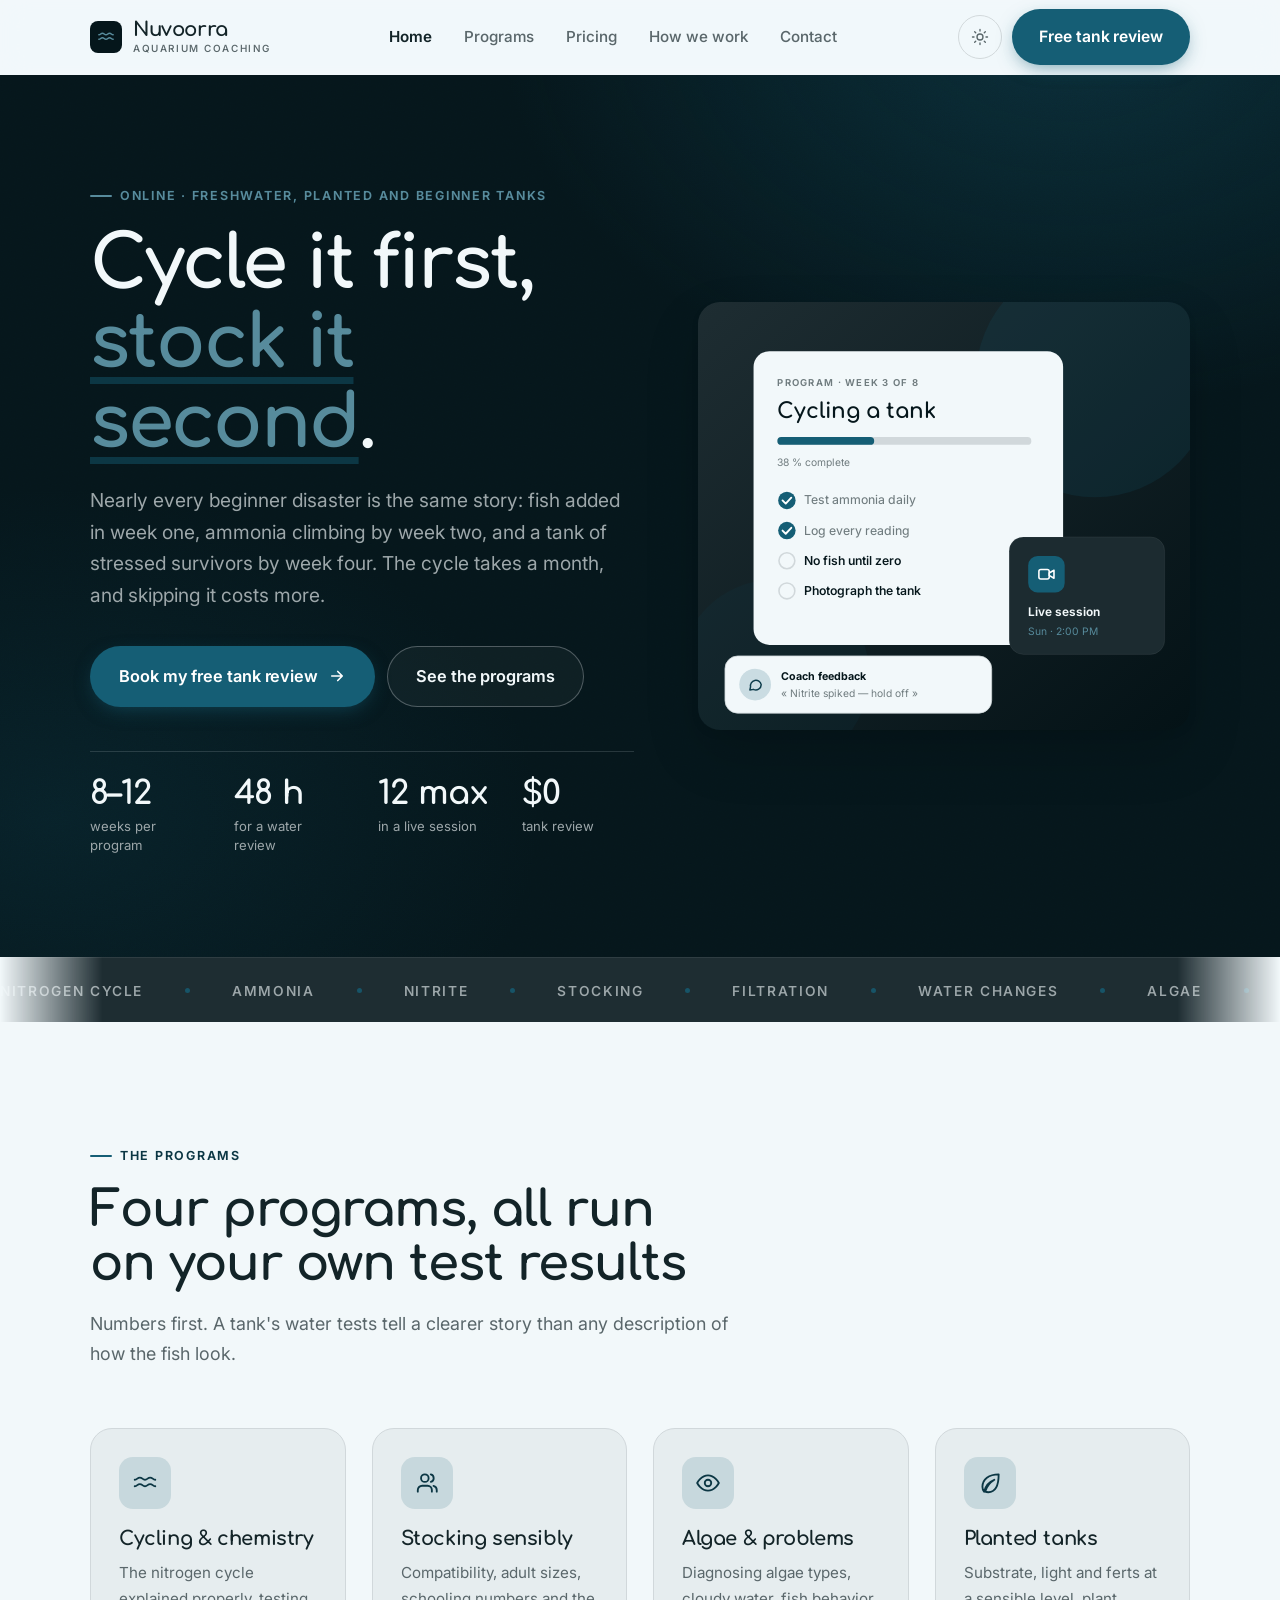
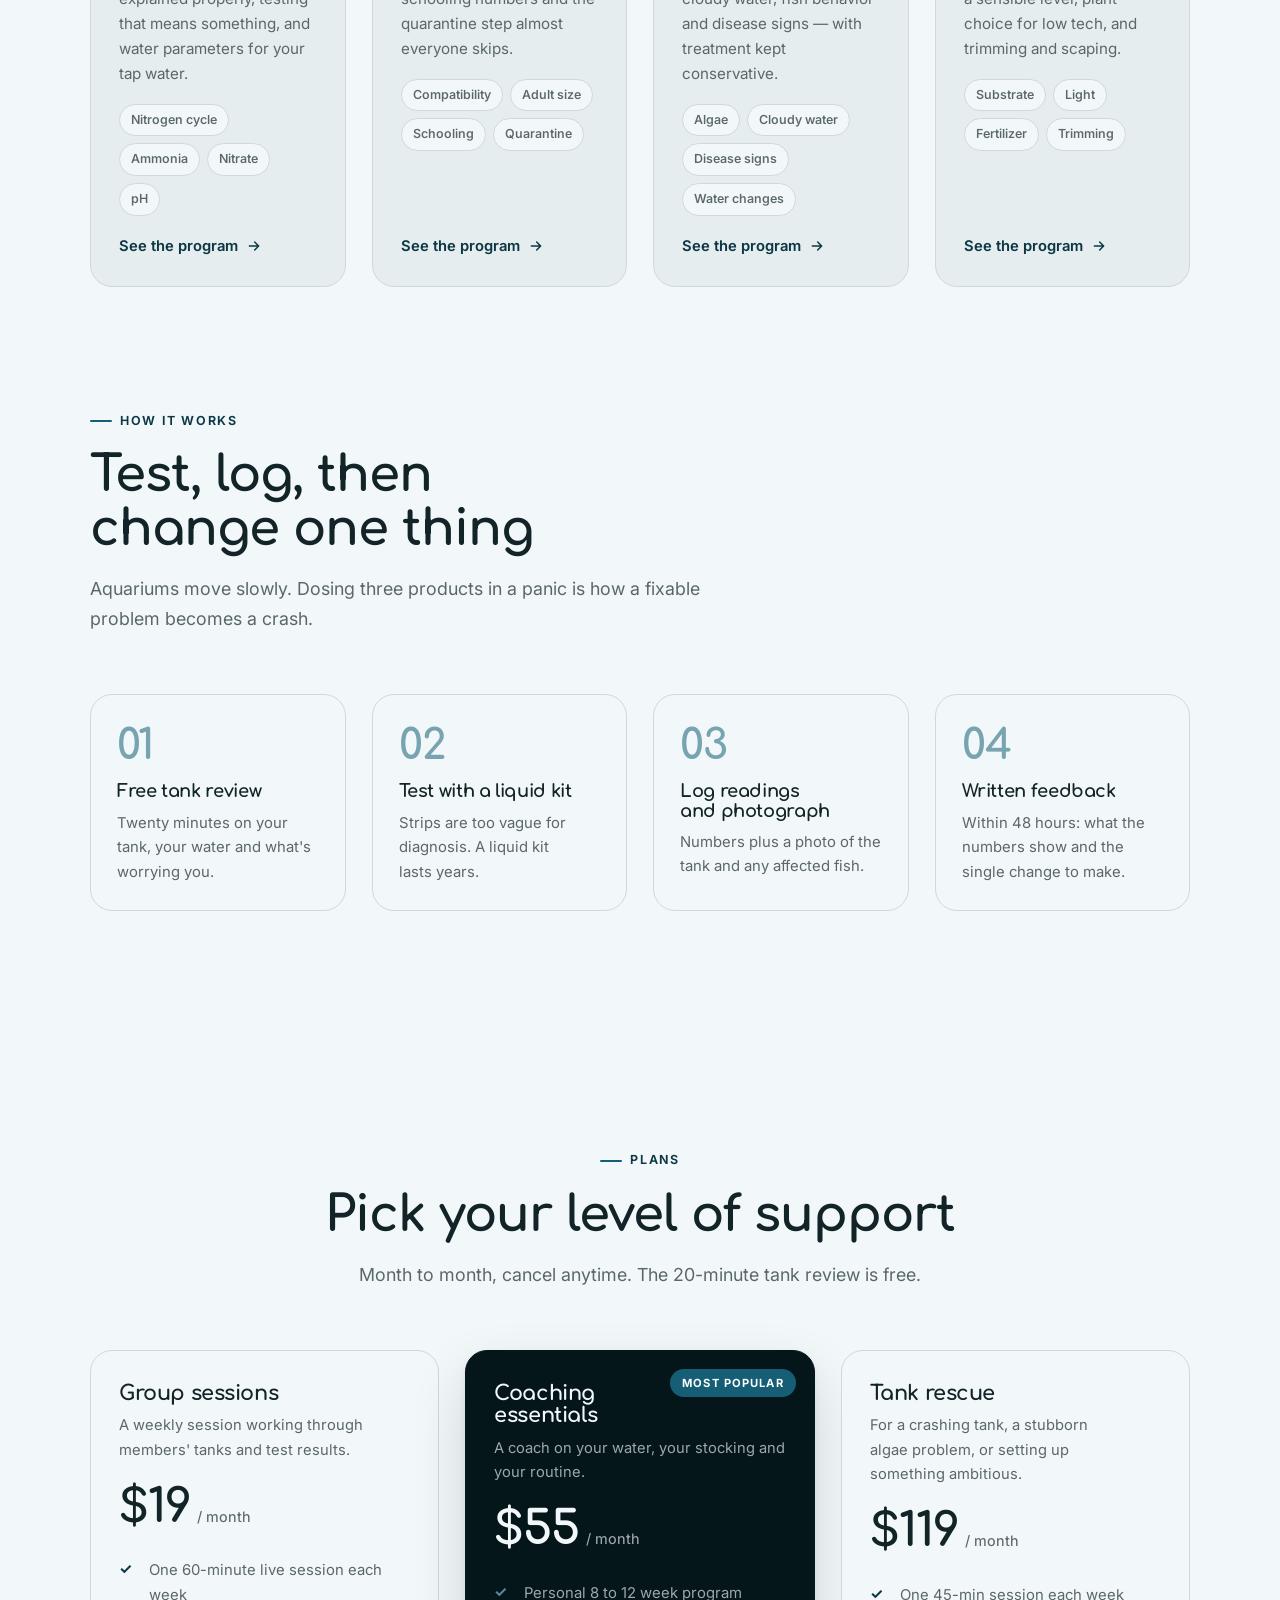
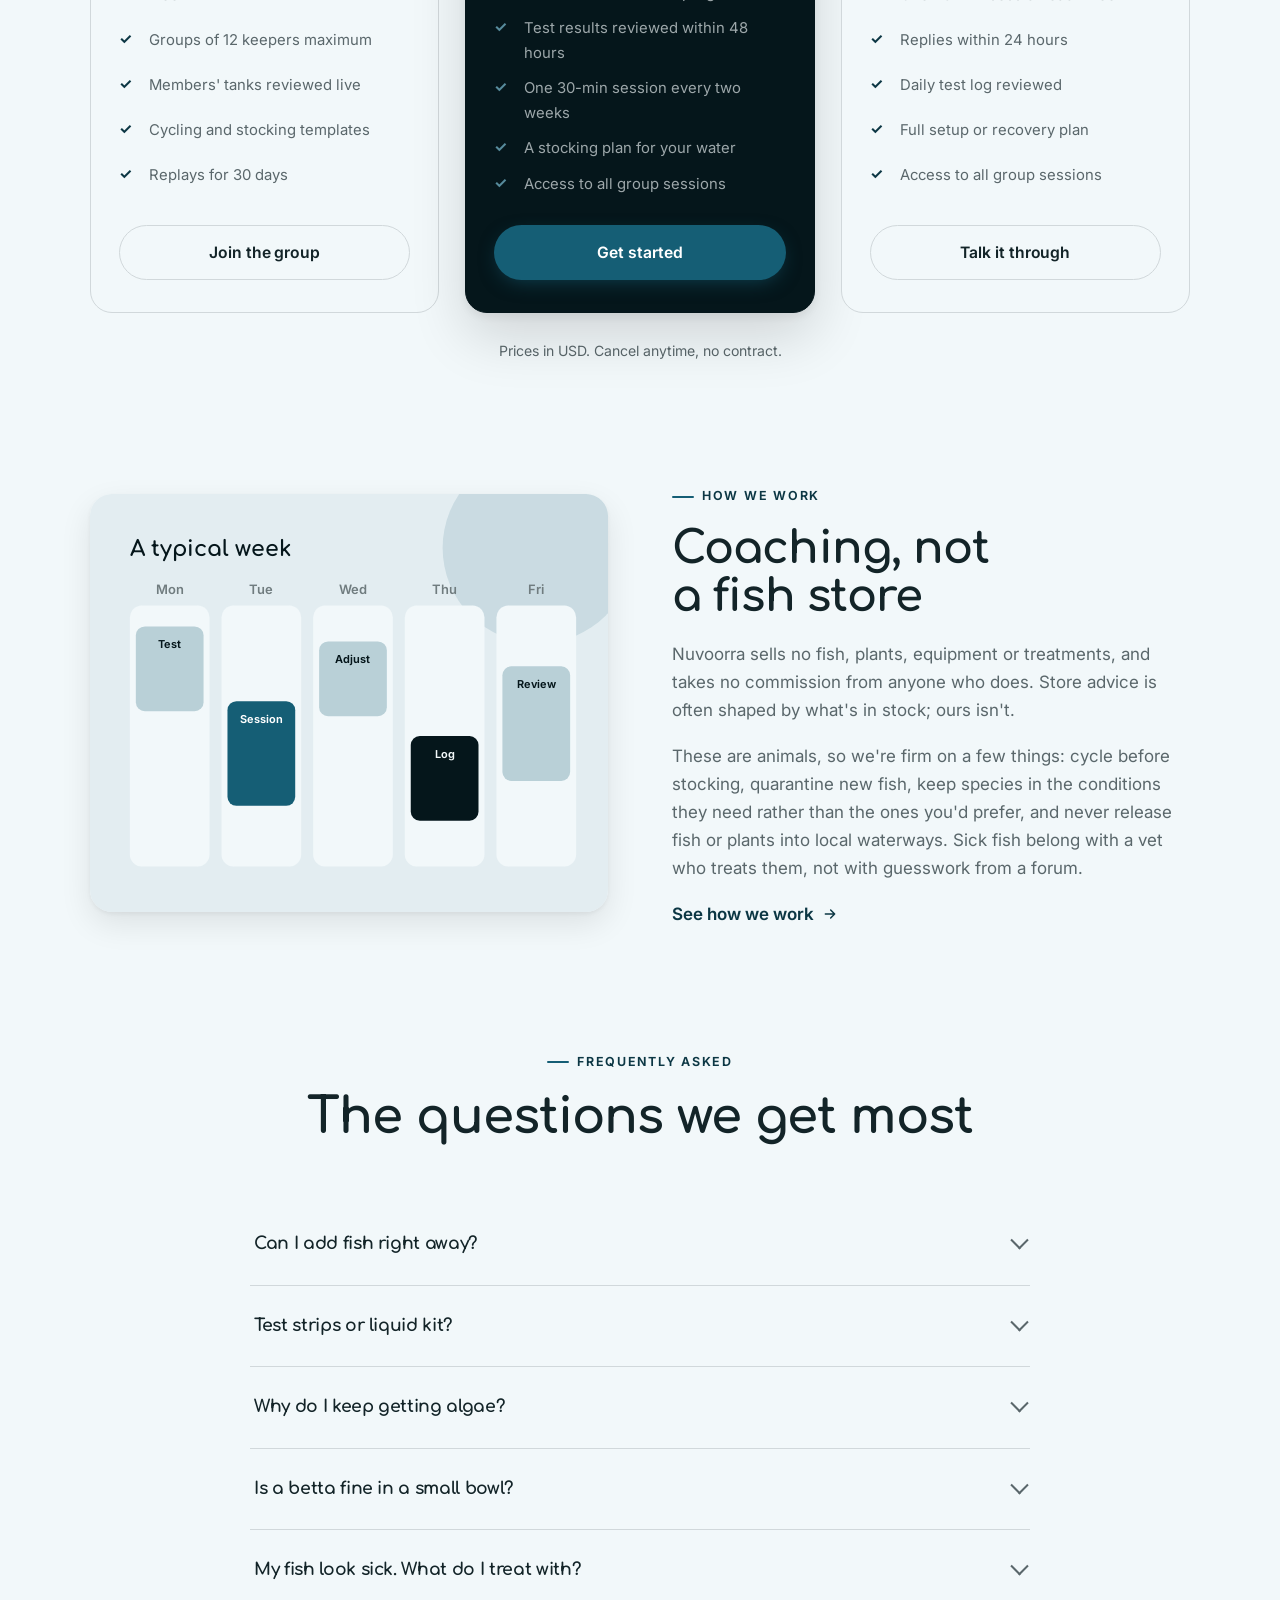
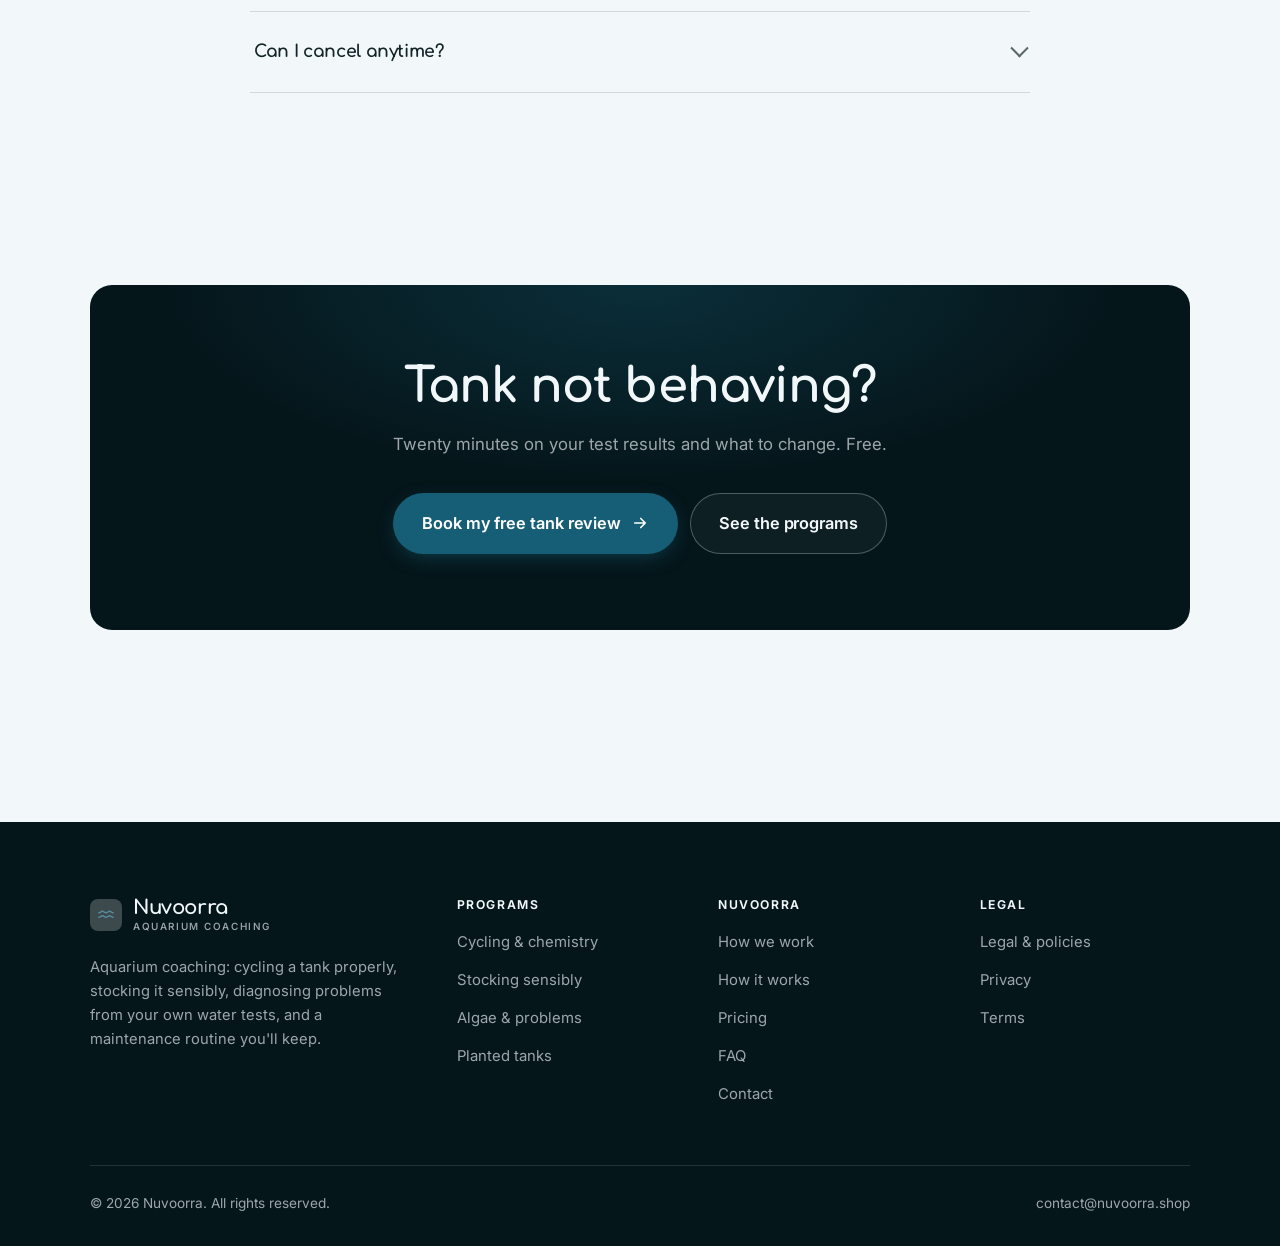
<file: index.html>
<!DOCTYPE html>
<html lang="en" class="no-js">
<head>
<meta charset="utf-8">
<meta name="viewport" content="width=device-width, initial-scale=1">
<title>Nuvoorra — Aquarium coaching: cycle it first, stock it second</title>
<meta name="description" content="Online aquarium coaching: nitrogen cycle and water chemistry, sensible stocking, algae and disease diagnosis, planted tanks, and a maintenance routine that sticks.">
<link rel="canonical" href="https://nuvoorra.shop/">

<meta property="og:type" content="website">
<meta property="og:url" content="https://nuvoorra.shop/">
<meta property="og:site_name" content="Nuvoorra">
<meta property="og:locale" content="en_US">
<meta property="og:title" content="Nuvoorra — Aquarium coaching: cycle it first, stock it second">
<meta property="og:description" content="Online aquarium coaching: nitrogen cycle and water chemistry, sensible stocking, algae and disease diagnosis, planted tanks, and a maintenance routine that sticks.">
<meta name="theme-color" content="#05161b">

<link rel="icon" href="assets/img/favicon.svg" type="image/svg+xml">
<link rel="preconnect" href="https://fonts.googleapis.com">
<link rel="preconnect" href="https://fonts.gstatic.com" crossorigin>
<link rel="stylesheet" href="https://fonts.googleapis.com/css2?family=Comfortaa:wght@400..700&family=Inter:wght@400..700&display=swap">
<link rel="stylesheet" href="assets/css/style.css">

<!-- Thème appliqué avant le premier rendu (évite le flash) -->
<script>
document.documentElement.classList.remove('no-js');
(function(){try{var t=localStorage.getItem('site-theme');if(t){document.documentElement.setAttribute('data-theme',t);}}catch(e){}})();
</script>
<script type="application/ld+json">
{
  "@context": "https://schema.org",
  "@type": "Organization",
  "name": "Nuvoorra",
  "url": "https://nuvoorra.shop/",
  "email": "contact@nuvoorra.shop",
  "description": "Online aquarium coaching: nitrogen cycle and water chemistry, sensible stocking, algae and disease diagnosis, planted tanks, and a maintenance routine that sticks.",
  "areaServed": "US",
  "knowsLanguage": "en"
}
</script>
</head>

<body>
<a class="skip-link" href="#main">Skip to main content</a>

<header class="site-header">
  <nav class="wrap nav" aria-label="Main navigation">
    <a class="brand" href="index.html">
      <svg class="brand__mark" viewBox="0 0 64 64" aria-hidden="true">
        <rect class="bm-bg" width="64" height="64" rx="16"/>
        <g class="bm-ic" transform="translate(14 14) scale(1.5)" fill="none" stroke-width="2.1" stroke-linecap="round" stroke-linejoin="round"><path d="M2.5 9c2.4 0 2.4-2 4.75-2s2.4 2 4.75 2 2.4-2 4.75-2 2.4 2 4.75 2M2.5 15c2.4 0 2.4-2 4.75-2s2.4 2 4.75 2 2.4-2 4.75-2 2.4 2 4.75 2"/></g>
      </svg>
      <span>Nuvoorra<span class="brand__sub">Aquarium coaching</span></span>
    </a>

    <ul class="nav__links" id="nav-links">
      <li><a href="index.html" aria-current="page">Home</a></li>
      <li><a href="programs.html">Programs</a></li>
      <li><a href="index.html#pricing">Pricing</a></li>
      <li><a href="about.html">How we work</a></li>
      <li><a href="contact.html">Contact</a></li>
      <li><a class="btn btn--primary" href="contact.html">Free tank review</a></li>
    </ul>

    <div class="nav__cta">
      <button class="theme-toggle" type="button" aria-label="Switch to dark theme">
        <svg class="icon-sun" viewBox="0 0 24 24" fill="none" stroke="currentColor" stroke-width="1.8" stroke-linecap="round" aria-hidden="true"><circle cx="12" cy="12" r="4"/><path d="M12 2v2m0 16v2M2 12h2m16 0h2M4.9 4.9l1.4 1.4m11.4 11.4 1.4 1.4M19.1 4.9l-1.4 1.4M6.3 17.7l-1.4 1.4"/></svg>
        <svg class="icon-moon" viewBox="0 0 24 24" fill="none" stroke="currentColor" stroke-width="1.8" stroke-linecap="round" stroke-linejoin="round" aria-hidden="true"><path d="M21 12.8A9 9 0 1 1 11.2 3a7 7 0 0 0 9.8 9.8z"/></svg>
      </button>
      <a class="btn btn--primary" href="contact.html">Free tank review</a>
      <button class="nav__toggle" type="button" aria-expanded="false" aria-controls="nav-links" aria-label="Open menu">
        <svg class="icon-open" viewBox="0 0 24 24" fill="none" stroke="currentColor" stroke-width="2" stroke-linecap="round" aria-hidden="true"><path d="M3 6h18M3 12h18M3 18h18"/></svg>
        <svg class="icon-close" viewBox="0 0 24 24" fill="none" stroke="currentColor" stroke-width="2" stroke-linecap="round" aria-hidden="true"><path d="M6 6l12 12M18 6L6 18"/></svg>
      </button>
    </div>
  </nav>
</header>

<main id="main">

<section class="hero">
  <div class="wrap hero__inner">
    <div>
      <span class="eyebrow hero__eyebrow">Online · Freshwater, planted and beginner tanks</span>
      <h1>Cycle it first,<br> <em>stock it second</em>.</h1>
      <p class="hero__lede">Nearly every beginner disaster is the same story: fish added in week one, ammonia climbing by week two, and a tank of stressed survivors by week four. The cycle takes a month, and skipping it costs more.</p>

      <div class="hero__actions">
        <a class="btn btn--primary btn--lg" href="contact.html">Book my free tank review <svg viewBox="0 0 24 24" fill="none" stroke="currentColor" stroke-width="2.2" stroke-linecap="round" stroke-linejoin="round" aria-hidden="true"><path d="M5 12h14M13 6l6 6-6 6"/></svg></a>
        <a class="btn btn--on-dark btn--lg" href="programs.html">See the programs</a>
      </div>

      <ul class="hero__proof">
        <li><span class="stat__num">8–12</span><span class="stat__label">weeks per program</span></li>
        <li><span class="stat__num">48 h</span><span class="stat__label">for a water review</span></li>
        <li><span class="stat__num">12 max</span><span class="stat__label">in a live session</span></li>
        <li><span class="stat__num">$0</span><span class="stat__label">tank review</span></li>
      </ul>
    </div>

    <div class="hero__art">
      <svg viewBox="0 0 620 540" role="img" aria-label="An aquarium program in week 3 of 8, showing this week's tests, the next live session and coach feedback.">
        <defs>
          <linearGradient id="hbg" x1="0" y1="0" x2="1" y2="1">
            <stop offset="0" stop-color="#1e2d32"/><stop offset="1" stop-color="#041216"/>
          </linearGradient>
        </defs>
        <rect width="620" height="540" rx="22" fill="url(#hbg)"/>
        <circle cx="500" cy="96" r="150" fill="#155e75" opacity=".16"/>
        <circle cx="96" cy="470" r="120" fill="#155e75" opacity=".08"/>

        <g style="font-family: var(--font-body)">
          <!-- Carte programme -->
          <rect x="70" y="62" width="390" height="370" rx="20" fill="#f2f8fa"/>
          <text x="100" y="106" font-size="12" font-weight="650" letter-spacing="1.6" fill="#707c7f">PROGRAM · WEEK 3 OF 8</text>
          <text x="100" y="146" font-size="27" font-weight="700" fill="#05161b" style="font-family: var(--font-display)">Cycling a tank</text>
          <rect x="100" y="170" width="320" height="10" rx="5" fill="#d1d8db"/>
          <rect x="100" y="170" width="122" height="10" rx="5" fill="#155e75"/>
          <text x="100" y="206" font-size="13" fill="#707c7f">38 % complete</text>
          <circle cx="112" cy="250" r="11" fill="#155e75"/><path d="M106.5 250l4 4 7-7.5" fill="none" stroke="#ffffff" stroke-width="2.4" stroke-linecap="round" stroke-linejoin="round"/><text x="134" y="255" font-size="15.5" fill="#707c7f" font-weight="450">Test ammonia daily</text>
          <circle cx="112" cy="288" r="11" fill="#155e75"/><path d="M106.5 288l4 4 7-7.5" fill="none" stroke="#ffffff" stroke-width="2.4" stroke-linecap="round" stroke-linejoin="round"/><text x="134" y="293" font-size="15.5" fill="#707c7f" font-weight="450">Log every reading</text>
          <circle cx="112" cy="326" r="10" fill="none" stroke="#d1d8db" stroke-width="2"/><text x="134" y="331" font-size="15.5" fill="#05161b" font-weight="560">No fish until zero</text>
          <circle cx="112" cy="364" r="10" fill="none" stroke="#d1d8db" stroke-width="2"/><text x="134" y="369" font-size="15.5" fill="#05161b" font-weight="560">Photograph the tank</text>

          <!-- Carte séance -->
          <rect x="392" y="296" width="196" height="148" rx="18" fill="#1c2b30" stroke="#ffffff" stroke-opacity=".08"/>
          <rect x="416" y="320" width="46" height="46" rx="12" fill="#155e75"/>
          <g transform="translate(427 331)" fill="none" stroke="#ffffff" color="#ffffff" stroke-width="2" stroke-linecap="round" stroke-linejoin="round"><rect x="2.5" y="6" width="13" height="12" rx="2.5"/><path d="M15.5 10.5 21.5 7v10l-6-3.5z"/></g>
          <text x="416" y="396" font-size="15" font-weight="650" fill="#f2f8fa">Live session</text>
          <text x="416" y="420" font-size="13" fill="#578b9c">Sun · 2:00 PM</text>

          <!-- Retour du coach -->
          <rect x="34" y="446" width="336" height="72" rx="16" fill="#f2f8fa" stroke="#d1d8db"/>
          <circle cx="72" cy="482" r="20" fill="#cadce2"/>
          <g transform="translate(62 472) scale(.84)" fill="none" stroke="#0e3d4c" stroke-width="2.2" stroke-linecap="round" stroke-linejoin="round"><path d="M21 12a8 8 0 0 1-11.6 7.1L4 20l1-4.6A8 8 0 1 1 21 12z"/></g>
          <text x="104" y="476" font-size="13.5" font-weight="700" fill="#05161b">Coach feedback</text>
          <text x="104" y="498" font-size="13" fill="#707c7f">« Nitrite spiked — hold off »</text>
        </g>
      </svg>
    </div>
  </div>
</section>

<div class="marquee" aria-hidden="true">
  <div class="marquee__track"><span>Nitrogen cycle</span><span>Ammonia</span><span>Nitrite</span><span>Stocking</span><span>Filtration</span><span>Water changes</span><span>Algae</span><span>Planted tanks</span><span>Quarantine</span><span>Compatibility</span><span>Nitrogen cycle</span><span>Ammonia</span><span>Nitrite</span><span>Stocking</span><span>Filtration</span><span>Water changes</span><span>Algae</span><span>Planted tanks</span><span>Quarantine</span><span>Compatibility</span></div>
</div>

<section class="section wrap" id="programs">
  <div class="section-head reveal">
    <span class="eyebrow">The programs</span>
    <h2>Four programs, all run on your own test results</h2>
    <p>Numbers first. A tank's water tests tell a clearer story than any description of how the fish look.</p>
  </div>
  <div class="grid grid--4 reveal-group">
    <a class="card" href="programs.html#cycle">
      <div class="card__icon"><svg viewBox="0 0 24 24" fill="none" stroke="currentColor" stroke-width="1.7" stroke-linecap="round" stroke-linejoin="round" aria-hidden="true"><path d="M2.5 9c2.4 0 2.4-2 4.75-2s2.4 2 4.75 2 2.4-2 4.75-2 2.4 2 4.75 2M2.5 15c2.4 0 2.4-2 4.75-2s2.4 2 4.75 2 2.4-2 4.75-2 2.4 2 4.75 2"/></svg></div>
      <h3>Cycling &amp; chemistry</h3>
      <p>The nitrogen cycle explained properly, testing that means something, and water parameters for your tap water.</p>
      <ul class="tags"><li>Nitrogen cycle</li><li>Ammonia</li><li>Nitrate</li><li>pH</li></ul>
      <span class="arrow-link">See the program <svg viewBox="0 0 24 24" fill="none" stroke="currentColor" stroke-width="2.2" stroke-linecap="round" stroke-linejoin="round" aria-hidden="true"><path d="M5 12h14M13 6l6 6-6 6"/></svg></span>
    </a>
    <a class="card" href="programs.html#stocking">
      <div class="card__icon"><svg viewBox="0 0 24 24" fill="none" stroke="currentColor" stroke-width="1.7" stroke-linecap="round" stroke-linejoin="round" aria-hidden="true"><path d="M16.5 20v-1.5a4 4 0 0 0-4-4h-5a4 4 0 0 0-4 4V20"/><circle cx="10" cy="7.5" r="3.5"/><path d="M21 20v-1.5a4 4 0 0 0-3-3.9M15.5 4.1a3.5 3.5 0 0 1 0 6.8"/></svg></div>
      <h3>Stocking sensibly</h3>
      <p>Compatibility, adult sizes, schooling numbers and the quarantine step almost everyone skips.</p>
      <ul class="tags"><li>Compatibility</li><li>Adult size</li><li>Schooling</li><li>Quarantine</li></ul>
      <span class="arrow-link">See the program <svg viewBox="0 0 24 24" fill="none" stroke="currentColor" stroke-width="2.2" stroke-linecap="round" stroke-linejoin="round" aria-hidden="true"><path d="M5 12h14M13 6l6 6-6 6"/></svg></span>
    </a>
    <a class="card" href="programs.html#problems">
      <div class="card__icon"><svg viewBox="0 0 24 24" fill="none" stroke="currentColor" stroke-width="1.7" stroke-linecap="round" stroke-linejoin="round" aria-hidden="true"><path d="M2 12s3.6-7 10-7 10 7 10 7-3.6 7-10 7S2 12 2 12z"/><circle cx="12" cy="12" r="3"/></svg></div>
      <h3>Algae &amp; problems</h3>
      <p>Diagnosing algae types, cloudy water, fish behavior and disease signs — with treatment kept conservative.</p>
      <ul class="tags"><li>Algae</li><li>Cloudy water</li><li>Disease signs</li><li>Water changes</li></ul>
      <span class="arrow-link">See the program <svg viewBox="0 0 24 24" fill="none" stroke="currentColor" stroke-width="2.2" stroke-linecap="round" stroke-linejoin="round" aria-hidden="true"><path d="M5 12h14M13 6l6 6-6 6"/></svg></span>
    </a>
    <a class="card" href="programs.html#planted">
      <div class="card__icon"><svg viewBox="0 0 24 24" fill="none" stroke="currentColor" stroke-width="1.7" stroke-linecap="round" stroke-linejoin="round" aria-hidden="true"><path d="M20 4c-9 0-15 4.5-15 11.5 0 2 .6 3.4 1.5 4.5C8 14 12 10.5 16 9c-4 2.5-7 6-8.5 11 1 .4 2 .5 3 .5C17 20.5 20 14 20 4z"/></svg></div>
      <h3>Planted tanks</h3>
      <p>Substrate, light and ferts at a sensible level, plant choice for low tech, and trimming and scaping.</p>
      <ul class="tags"><li>Substrate</li><li>Light</li><li>Fertilizer</li><li>Trimming</li></ul>
      <span class="arrow-link">See the program <svg viewBox="0 0 24 24" fill="none" stroke="currentColor" stroke-width="2.2" stroke-linecap="round" stroke-linejoin="round" aria-hidden="true"><path d="M5 12h14M13 6l6 6-6 6"/></svg></span>
    </a>
  </div>
</section>

<section class="section section--flush wrap" id="how-it-works">
  <div class="section-head reveal">
    <span class="eyebrow">How it works</span>
    <h2>Test, log, then change one thing</h2>
    <p>Aquariums move slowly. Dosing three products in a panic is how a fixable problem becomes a crash.</p>
  </div>
  <div class="grid grid--4 steps reveal-group">
    <article class="step">
      <h3>Free tank review</h3>
      <p>Twenty minutes on your tank, your water and what's worrying you.</p>
    </article>
    <article class="step">
      <h3>Test with a liquid kit</h3>
      <p>Strips are too vague for diagnosis. A liquid kit lasts years.</p>
    </article>
    <article class="step">
      <h3>Log readings and photograph</h3>
      <p>Numbers plus a photo of the tank and any affected fish.</p>
    </article>
    <article class="step">
      <h3>Written feedback</h3>
      <p>Within 48 hours: what the numbers show and the single change to make.</p>
    </article>
  </div>
</section>

<section class="section wrap" id="pricing">
  <div class="section-head section-head--center reveal">
    <span class="eyebrow">Plans</span>
    <h2>Pick your level of support</h2>
    <p>Month to month, cancel anytime. The 20-minute tank review is free.</p>
  </div>
  <div class="grid grid--3 plans reveal-group">
    <article class="plan">
      
      <h3>Group sessions</h3>
      <p class="plan__desc">A weekly session working through members' tanks and test results.</p>
      <p class="plan__price">$19<span class="plan__period">/ month</span></p>
      <ul class="plan__features">
        <li>One 60-minute live session each week</li>
        <li>Groups of 12 keepers maximum</li>
        <li>Members' tanks reviewed live</li>
        <li>Cycling and stocking templates</li>
        <li>Replays for 30 days</li>
      </ul>
      <a class="btn btn--ghost btn--block" href="contact.html">Join the group</a>
    </article>
    <article class="plan plan--featured">
      <span class="plan__tag">Most popular</span>
      <h3>Coaching essentials</h3>
      <p class="plan__desc">A coach on your water, your stocking and your routine.</p>
      <p class="plan__price">$55<span class="plan__period">/ month</span></p>
      <ul class="plan__features">
        <li>Personal 8 to 12 week program</li>
        <li>Test results reviewed within 48 hours</li>
        <li>One 30-min session every two weeks</li>
        <li>A stocking plan for your water</li>
        <li>Access to all group sessions</li>
      </ul>
      <a class="btn btn--primary btn--block" href="contact.html">Get started</a>
    </article>
    <article class="plan">
      
      <h3>Tank rescue</h3>
      <p class="plan__desc">For a crashing tank, a stubborn algae problem, or setting up something ambitious.</p>
      <p class="plan__price">$119<span class="plan__period">/ month</span></p>
      <ul class="plan__features">
        <li>One 45-min session each week</li>
        <li>Replies within 24 hours</li>
        <li>Daily test log reviewed</li>
        <li>Full setup or recovery plan</li>
        <li>Access to all group sessions</li>
      </ul>
      <a class="btn btn--ghost btn--block" href="contact.html">Talk it through</a>
    </article>
  </div>
  <p class="plans-note">Prices in USD. Cancel anytime, no contract.</p>
</section>

<section class="section section--flush wrap">
  <div class="split reveal">
    <div class="split__art">
      <svg viewBox="0 0 520 420" role="img" aria-label="Example of a typical week: Test, Session, Adjust, Log, Review.">
        <rect width="520" height="420" rx="20" fill="#e3edf1"/>
        <circle cx="450" cy="54" r="96" fill="#155e75" opacity=".12"/>
        <g style="font-family: var(--font-body)">
        <text x="40" y="62" font-size="22" font-weight="700" fill="#05161b" style="font-family: var(--font-display)">A typical week</text>
        <text x="80" y="100" text-anchor="middle" font-size="13" font-weight="600" fill="#707c7f">Mon</text>
        <rect x="40" y="112" width="80" height="262" rx="12" fill="#f2f8fa"/>
        <rect x="46" y="133" width="68" height="85" rx="9" fill="#b9d0d7"/>
        <text x="80" y="155" text-anchor="middle" font-size="11" font-weight="650" fill="#05161b">Test</text>
        <text x="172" y="100" text-anchor="middle" font-size="13" font-weight="600" fill="#707c7f">Tue</text>
        <rect x="132" y="112" width="80" height="262" rx="12" fill="#f2f8fa"/>
        <rect x="138" y="208" width="68" height="105" rx="9" fill="#155e75"/>
        <text x="172" y="230" text-anchor="middle" font-size="11" font-weight="650" fill="#ffffff">Session</text>
        <text x="264" y="100" text-anchor="middle" font-size="13" font-weight="600" fill="#707c7f">Wed</text>
        <rect x="224" y="112" width="80" height="262" rx="12" fill="#f2f8fa"/>
        <rect x="230" y="148" width="68" height="75" rx="9" fill="#b9d0d7"/>
        <text x="264" y="170" text-anchor="middle" font-size="11" font-weight="650" fill="#05161b">Adjust</text>
        <text x="356" y="100" text-anchor="middle" font-size="13" font-weight="600" fill="#707c7f">Thu</text>
        <rect x="316" y="112" width="80" height="262" rx="12" fill="#f2f8fa"/>
        <rect x="322" y="243" width="68" height="85" rx="9" fill="#05161b"/>
        <text x="356" y="265" text-anchor="middle" font-size="11" font-weight="650" fill="#f2f8fa">Log</text>
        <text x="448" y="100" text-anchor="middle" font-size="13" font-weight="600" fill="#707c7f">Fri</text>
        <rect x="408" y="112" width="80" height="262" rx="12" fill="#f2f8fa"/>
        <rect x="414" y="173" width="68" height="115" rx="9" fill="#b9d0d7"/>
        <text x="448" y="195" text-anchor="middle" font-size="11" font-weight="650" fill="#05161b">Review</text>
        </g>
      </svg>
    </div>
    <div>
      <span class="eyebrow">How we work</span>
      <h2>Coaching, not a fish store</h2>
      <p>Nuvoorra sells no fish, plants, equipment or treatments, and takes no commission from anyone who does. Store advice is often shaped by what's in stock; ours isn't.</p>
      <p>These are animals, so we're firm on a few things: cycle before stocking, quarantine new fish, keep species in the conditions they need rather than the ones you'd prefer, and never release fish or plants into local waterways. Sick fish belong with a vet who treats them, not with guesswork from a forum.</p>
      <p><a class="arrow-link" href="about.html">See how we work <svg viewBox="0 0 24 24" fill="none" stroke="currentColor" stroke-width="2.2" stroke-linecap="round" stroke-linejoin="round" aria-hidden="true"><path d="M5 12h14M13 6l6 6-6 6"/></svg></a></p>
    </div>
  </div>
</section>

<section class="section section--flush wrap" id="faq">
  <div class="section-head section-head--center reveal">
    <span class="eyebrow">Frequently asked</span>
    <h2>The questions we get most</h2>
  </div>
  <div class="faq reveal">
    <details>
      <summary>Can I add fish right away?</summary>
      <p>No. A tank needs cycling first, which takes several weeks. Adding fish early is the single most common reason beginners lose them.</p>
    </details>
    <details>
      <summary>Test strips or liquid kit?</summary>
      <p>Liquid, every time. Strips are too imprecise to diagnose anything, and a liquid kit lasts for years.</p>
    </details>
    <details>
      <summary>Why do I keep getting algae?</summary>
      <p>Light and nutrients out of balance, nearly always. We identify the type and fix the cause instead of adding chemicals.</p>
    </details>
    <details>
      <summary>Is a betta fine in a small bowl?</summary>
      <p>No. Bettas need heated, filtered, cycled water like any other tropical fish — a few gallons at minimum.</p>
    </details>
    <details>
      <summary>My fish look sick. What do I treat with?</summary>
      <p>We don't advise on medication; that's a vet's job. We'll look at your water parameters first, because poor water quality causes or worsens most illness.</p>
    </details>
    <details>
      <summary>Can I cancel anytime?</summary>
      <p>Yes. No contract, no minimum term. Access stays open until the end of the month you already paid for.</p>
    </details>
  </div>
</section>

<section class="wrap section--tight">
  <div class="cta-band reveal">
    <h2>Tank not behaving?</h2>
    <p>Twenty minutes on your test results and what to change. Free.</p>
    <div class="hero__actions">
      <a class="btn btn--primary btn--lg" href="contact.html">Book my free tank review <svg viewBox="0 0 24 24" fill="none" stroke="currentColor" stroke-width="2.2" stroke-linecap="round" stroke-linejoin="round" aria-hidden="true"><path d="M5 12h14M13 6l6 6-6 6"/></svg></a>
      <a class="btn btn--on-dark btn--lg" href="programs.html">See the programs</a>
    </div>
  </div>
</section>

</main>

<footer class="site-footer">
  <div class="wrap">
    <div class="footer__grid">
      <div class="footer__brand">
        <a class="brand" href="index.html">
          <svg class="brand__mark" viewBox="0 0 64 64" aria-hidden="true">
        <rect class="bm-bg" width="64" height="64" rx="16"/>
        <g class="bm-ic" transform="translate(14 14) scale(1.5)" fill="none" stroke-width="2.1" stroke-linecap="round" stroke-linejoin="round"><path d="M2.5 9c2.4 0 2.4-2 4.75-2s2.4 2 4.75 2 2.4-2 4.75-2 2.4 2 4.75 2M2.5 15c2.4 0 2.4-2 4.75-2s2.4 2 4.75 2 2.4-2 4.75-2 2.4 2 4.75 2"/></g>
      </svg>
          <span>Nuvoorra<span class="brand__sub">Aquarium coaching</span></span>
        </a>
        <p>Aquarium coaching: cycling a tank properly, stocking it sensibly, diagnosing problems from your own water tests, and a maintenance routine you'll keep.</p>
      </div>

      <div class="footer__col">
        <h4>Programs</h4>
        <ul>
          <li><a href="programs.html#cycle">Cycling &amp; chemistry</a></li>
          <li><a href="programs.html#stocking">Stocking sensibly</a></li>
          <li><a href="programs.html#problems">Algae &amp; problems</a></li>
          <li><a href="programs.html#planted">Planted tanks</a></li>
        </ul>
      </div>

      <div class="footer__col">
        <h4>Nuvoorra</h4>
        <ul>
          <li><a href="about.html">How we work</a></li>
          <li><a href="index.html#how-it-works">How it works</a></li>
          <li><a href="index.html#pricing">Pricing</a></li>
          <li><a href="index.html#faq">FAQ</a></li>
          <li><a href="contact.html">Contact</a></li>
        </ul>
      </div>

      <div class="footer__col">
        <h4>Legal</h4>
        <ul>
          <li><a href="legal.html">Legal &amp; policies</a></li>
          <li><a href="legal.html#privacy">Privacy</a></li>
          <li><a href="legal.html#terms">Terms</a></li>
        </ul>
      </div>
    </div>

    <div class="footer__bottom">
      <p>© <span data-year>2026</span> Nuvoorra. All rights reserved.</p>
      <p><a href="mailto:contact@nuvoorra.shop">contact@nuvoorra.shop</a></p>
    </div>
  </div>
</footer>

<script src="assets/js/main.js" defer></script>
</body>
</html>
</file>
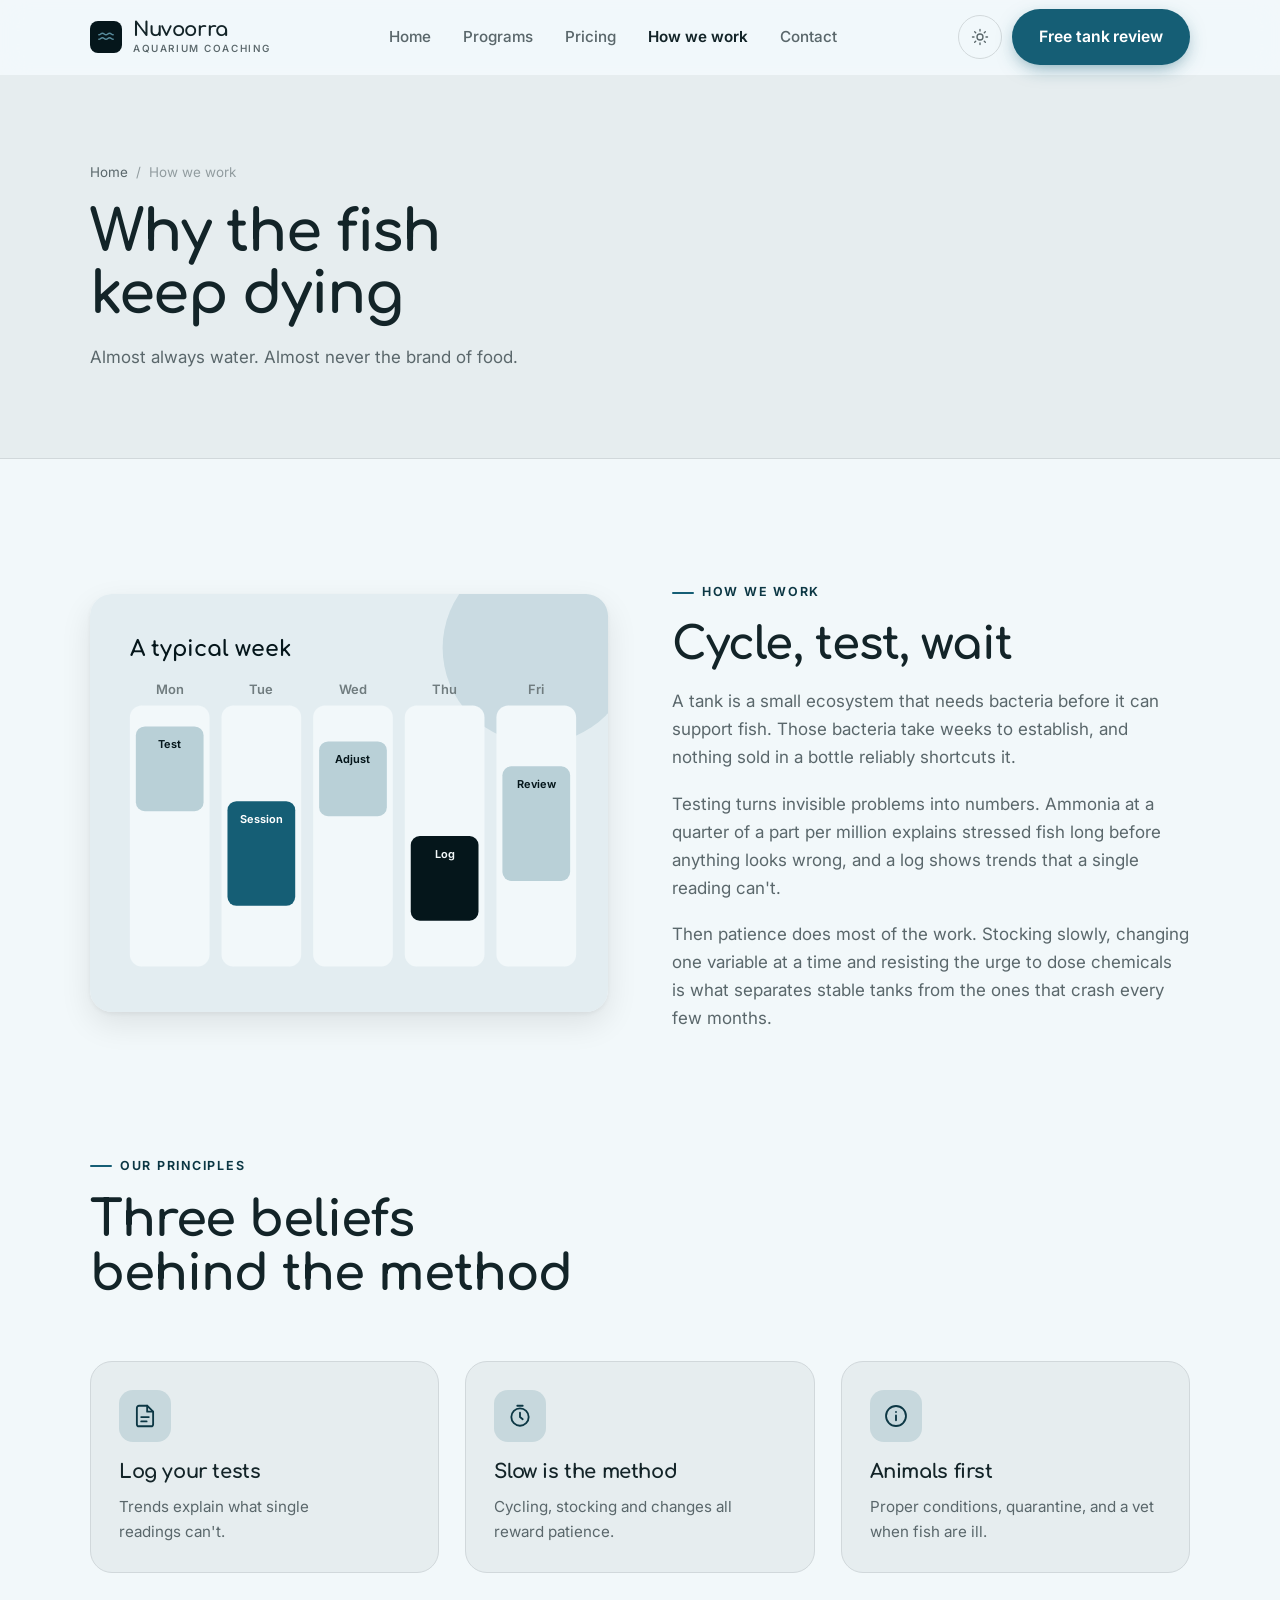
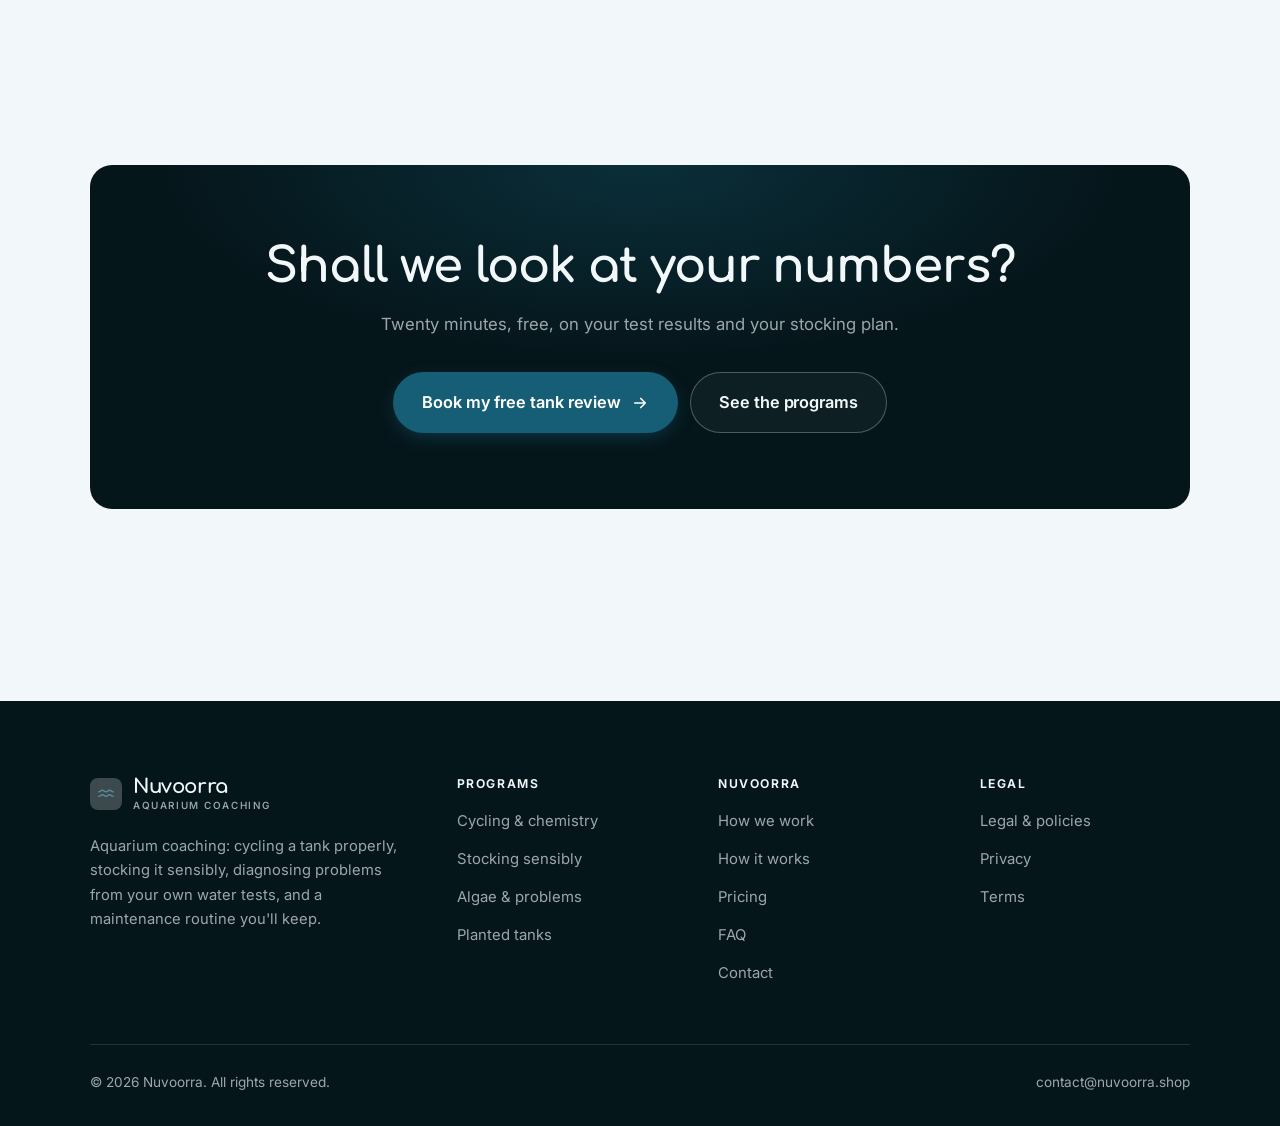
<file: about.html>
<!DOCTYPE html>
<html lang="en" class="no-js">
<head>
<meta charset="utf-8">
<meta name="viewport" content="width=device-width, initial-scale=1">
<title>How we work — Nuvoorra</title>
<meta name="description" content="Why aquariums reward patience and testing, and where Nuvoorra draws the line at veterinary care.">
<link rel="canonical" href="https://nuvoorra.shop/about.html">

<meta property="og:type" content="website">
<meta property="og:url" content="https://nuvoorra.shop/about.html">
<meta property="og:site_name" content="Nuvoorra">
<meta property="og:locale" content="en_US">
<meta property="og:title" content="How we work — Nuvoorra">
<meta property="og:description" content="Why aquariums reward patience and testing, and where Nuvoorra draws the line at veterinary care.">
<meta name="theme-color" content="#05161b">

<link rel="icon" href="assets/img/favicon.svg" type="image/svg+xml">
<link rel="preconnect" href="https://fonts.googleapis.com">
<link rel="preconnect" href="https://fonts.gstatic.com" crossorigin>
<link rel="stylesheet" href="https://fonts.googleapis.com/css2?family=Comfortaa:wght@400..700&family=Inter:wght@400..700&display=swap">
<link rel="stylesheet" href="assets/css/style.css">

<!-- Thème appliqué avant le premier rendu (évite le flash) -->
<script>
document.documentElement.classList.remove('no-js');
(function(){try{var t=localStorage.getItem('site-theme');if(t){document.documentElement.setAttribute('data-theme',t);}}catch(e){}})();
</script>
</head>

<body>
<a class="skip-link" href="#main">Skip to main content</a>

<header class="site-header">
  <nav class="wrap nav" aria-label="Main navigation">
    <a class="brand" href="index.html">
      <svg class="brand__mark" viewBox="0 0 64 64" aria-hidden="true">
        <rect class="bm-bg" width="64" height="64" rx="16"/>
        <g class="bm-ic" transform="translate(14 14) scale(1.5)" fill="none" stroke-width="2.1" stroke-linecap="round" stroke-linejoin="round"><path d="M2.5 9c2.4 0 2.4-2 4.75-2s2.4 2 4.75 2 2.4-2 4.75-2 2.4 2 4.75 2M2.5 15c2.4 0 2.4-2 4.75-2s2.4 2 4.75 2 2.4-2 4.75-2 2.4 2 4.75 2"/></g>
      </svg>
      <span>Nuvoorra<span class="brand__sub">Aquarium coaching</span></span>
    </a>

    <ul class="nav__links" id="nav-links">
      <li><a href="index.html">Home</a></li>
      <li><a href="programs.html">Programs</a></li>
      <li><a href="index.html#pricing">Pricing</a></li>
      <li><a href="about.html" aria-current="page">How we work</a></li>
      <li><a href="contact.html">Contact</a></li>
      <li><a class="btn btn--primary" href="contact.html">Free tank review</a></li>
    </ul>

    <div class="nav__cta">
      <button class="theme-toggle" type="button" aria-label="Switch to dark theme">
        <svg class="icon-sun" viewBox="0 0 24 24" fill="none" stroke="currentColor" stroke-width="1.8" stroke-linecap="round" aria-hidden="true"><circle cx="12" cy="12" r="4"/><path d="M12 2v2m0 16v2M2 12h2m16 0h2M4.9 4.9l1.4 1.4m11.4 11.4 1.4 1.4M19.1 4.9l-1.4 1.4M6.3 17.7l-1.4 1.4"/></svg>
        <svg class="icon-moon" viewBox="0 0 24 24" fill="none" stroke="currentColor" stroke-width="1.8" stroke-linecap="round" stroke-linejoin="round" aria-hidden="true"><path d="M21 12.8A9 9 0 1 1 11.2 3a7 7 0 0 0 9.8 9.8z"/></svg>
      </button>
      <a class="btn btn--primary" href="contact.html">Free tank review</a>
      <button class="nav__toggle" type="button" aria-expanded="false" aria-controls="nav-links" aria-label="Open menu">
        <svg class="icon-open" viewBox="0 0 24 24" fill="none" stroke="currentColor" stroke-width="2" stroke-linecap="round" aria-hidden="true"><path d="M3 6h18M3 12h18M3 18h18"/></svg>
        <svg class="icon-close" viewBox="0 0 24 24" fill="none" stroke="currentColor" stroke-width="2" stroke-linecap="round" aria-hidden="true"><path d="M6 6l12 12M18 6L6 18"/></svg>
      </button>
    </div>
  </nav>
</header>

<main id="main">

<section class="page-head">
  <div class="wrap">
    <nav class="breadcrumb" aria-label="Breadcrumb">
      <a href="index.html">Home</a><span>/</span><span aria-current="page">How we work</span>
    </nav>
    <h1>Why the fish keep dying</h1>
    <p>Almost always water. Almost never the brand of food.</p>
  </div>
</section>

<section class="section wrap">
  <div class="split reveal">
    <div class="split__art">
      <svg viewBox="0 0 520 420" role="img" aria-label="Example of a typical week: Test, Session, Adjust, Log, Review.">
        <rect width="520" height="420" rx="20" fill="#e3edf1"/>
        <circle cx="450" cy="54" r="96" fill="#155e75" opacity=".12"/>
        <g style="font-family: var(--font-body)">
        <text x="40" y="62" font-size="22" font-weight="700" fill="#05161b" style="font-family: var(--font-display)">A typical week</text>
        <text x="80" y="100" text-anchor="middle" font-size="13" font-weight="600" fill="#707c7f">Mon</text>
        <rect x="40" y="112" width="80" height="262" rx="12" fill="#f2f8fa"/>
        <rect x="46" y="133" width="68" height="85" rx="9" fill="#b9d0d7"/>
        <text x="80" y="155" text-anchor="middle" font-size="11" font-weight="650" fill="#05161b">Test</text>
        <text x="172" y="100" text-anchor="middle" font-size="13" font-weight="600" fill="#707c7f">Tue</text>
        <rect x="132" y="112" width="80" height="262" rx="12" fill="#f2f8fa"/>
        <rect x="138" y="208" width="68" height="105" rx="9" fill="#155e75"/>
        <text x="172" y="230" text-anchor="middle" font-size="11" font-weight="650" fill="#ffffff">Session</text>
        <text x="264" y="100" text-anchor="middle" font-size="13" font-weight="600" fill="#707c7f">Wed</text>
        <rect x="224" y="112" width="80" height="262" rx="12" fill="#f2f8fa"/>
        <rect x="230" y="148" width="68" height="75" rx="9" fill="#b9d0d7"/>
        <text x="264" y="170" text-anchor="middle" font-size="11" font-weight="650" fill="#05161b">Adjust</text>
        <text x="356" y="100" text-anchor="middle" font-size="13" font-weight="600" fill="#707c7f">Thu</text>
        <rect x="316" y="112" width="80" height="262" rx="12" fill="#f2f8fa"/>
        <rect x="322" y="243" width="68" height="85" rx="9" fill="#05161b"/>
        <text x="356" y="265" text-anchor="middle" font-size="11" font-weight="650" fill="#f2f8fa">Log</text>
        <text x="448" y="100" text-anchor="middle" font-size="13" font-weight="600" fill="#707c7f">Fri</text>
        <rect x="408" y="112" width="80" height="262" rx="12" fill="#f2f8fa"/>
        <rect x="414" y="173" width="68" height="115" rx="9" fill="#b9d0d7"/>
        <text x="448" y="195" text-anchor="middle" font-size="11" font-weight="650" fill="#05161b">Review</text>
        </g>
      </svg>
    </div>
    <div>
      <span class="eyebrow">How we work</span>
      <h2>Cycle, test, wait</h2>
      <p>A tank is a small ecosystem that needs bacteria before it can support fish. Those bacteria take weeks to establish, and nothing sold in a bottle reliably shortcuts it.</p>
      <p>Testing turns invisible problems into numbers. Ammonia at a quarter of a part per million explains stressed fish long before anything looks wrong, and a log shows trends that a single reading can't.</p>
      <p>Then patience does most of the work. Stocking slowly, changing one variable at a time and resisting the urge to dose chemicals is what separates stable tanks from the ones that crash every few months.</p>
      <!--
        TO DO: add a short introduction of the coach (name, real background),
        with a photo if possible. Do not invent credentials — see README.md.
      -->
    </div>
  </div>
</section>

<section class="section section--flush wrap">
  <div class="section-head reveal">
    <span class="eyebrow">Our principles</span>
    <h2>Three beliefs behind the method</h2>
  </div>
  <div class="grid grid--3 reveal-group">
    <article class="card">
      <div class="card__icon"><svg viewBox="0 0 24 24" fill="none" stroke="currentColor" stroke-width="1.7" stroke-linecap="round" stroke-linejoin="round" aria-hidden="true"><path d="M14 2.5H6.5A2 2 0 0 0 4.5 4.5v15a2 2 0 0 0 2 2h11a2 2 0 0 0 2-2V8z"/><path d="M14 2.5V8h5.5M8.5 13h7M8.5 17h5"/></svg></div>
      <h3>Log your tests</h3>
      <p>Trends explain what single readings can't.</p>
    </article>
    <article class="card">
      <div class="card__icon"><svg viewBox="0 0 24 24" fill="none" stroke="currentColor" stroke-width="1.7" stroke-linecap="round" stroke-linejoin="round" aria-hidden="true"><circle cx="12" cy="13" r="8"/><path d="M12 9v4l2.5 2M9.5 2.5h5"/></svg></div>
      <h3>Slow is the method</h3>
      <p>Cycling, stocking and changes all reward patience.</p>
    </article>
    <article class="card">
      <div class="card__icon"><svg viewBox="0 0 24 24" fill="none" stroke="currentColor" stroke-width="1.7" stroke-linecap="round" stroke-linejoin="round" aria-hidden="true"><circle cx="12" cy="12" r="9.2"/><path d="M12 16v-4.5M12 8.2v.1"/></svg></div>
      <h3>Animals first</h3>
      <p>Proper conditions, quarantine, and a vet when fish are ill.</p>
    </article>
  </div>
</section>

<section class="wrap section--tight">
  <div class="cta-band reveal">
    <h2>Shall we look at your numbers?</h2>
    <p>Twenty minutes, free, on your test results and your stocking plan.</p>
    <div class="hero__actions">
      <a class="btn btn--primary btn--lg" href="contact.html">Book my free tank review <svg viewBox="0 0 24 24" fill="none" stroke="currentColor" stroke-width="2.2" stroke-linecap="round" stroke-linejoin="round" aria-hidden="true"><path d="M5 12h14M13 6l6 6-6 6"/></svg></a>
      <a class="btn btn--on-dark btn--lg" href="programs.html">See the programs</a>
    </div>
  </div>
</section>

</main>

<footer class="site-footer">
  <div class="wrap">
    <div class="footer__grid">
      <div class="footer__brand">
        <a class="brand" href="index.html">
          <svg class="brand__mark" viewBox="0 0 64 64" aria-hidden="true">
        <rect class="bm-bg" width="64" height="64" rx="16"/>
        <g class="bm-ic" transform="translate(14 14) scale(1.5)" fill="none" stroke-width="2.1" stroke-linecap="round" stroke-linejoin="round"><path d="M2.5 9c2.4 0 2.4-2 4.75-2s2.4 2 4.75 2 2.4-2 4.75-2 2.4 2 4.75 2M2.5 15c2.4 0 2.4-2 4.75-2s2.4 2 4.75 2 2.4-2 4.75-2 2.4 2 4.75 2"/></g>
      </svg>
          <span>Nuvoorra<span class="brand__sub">Aquarium coaching</span></span>
        </a>
        <p>Aquarium coaching: cycling a tank properly, stocking it sensibly, diagnosing problems from your own water tests, and a maintenance routine you'll keep.</p>
      </div>

      <div class="footer__col">
        <h4>Programs</h4>
        <ul>
          <li><a href="programs.html#cycle">Cycling &amp; chemistry</a></li>
          <li><a href="programs.html#stocking">Stocking sensibly</a></li>
          <li><a href="programs.html#problems">Algae &amp; problems</a></li>
          <li><a href="programs.html#planted">Planted tanks</a></li>
        </ul>
      </div>

      <div class="footer__col">
        <h4>Nuvoorra</h4>
        <ul>
          <li><a href="about.html">How we work</a></li>
          <li><a href="index.html#how-it-works">How it works</a></li>
          <li><a href="index.html#pricing">Pricing</a></li>
          <li><a href="index.html#faq">FAQ</a></li>
          <li><a href="contact.html">Contact</a></li>
        </ul>
      </div>

      <div class="footer__col">
        <h4>Legal</h4>
        <ul>
          <li><a href="legal.html">Legal &amp; policies</a></li>
          <li><a href="legal.html#privacy">Privacy</a></li>
          <li><a href="legal.html#terms">Terms</a></li>
        </ul>
      </div>
    </div>

    <div class="footer__bottom">
      <p>© <span data-year>2026</span> Nuvoorra. All rights reserved.</p>
      <p><a href="mailto:contact@nuvoorra.shop">contact@nuvoorra.shop</a></p>
    </div>
  </div>
</footer>

<script src="assets/js/main.js" defer></script>
</body>
</html>
</file>
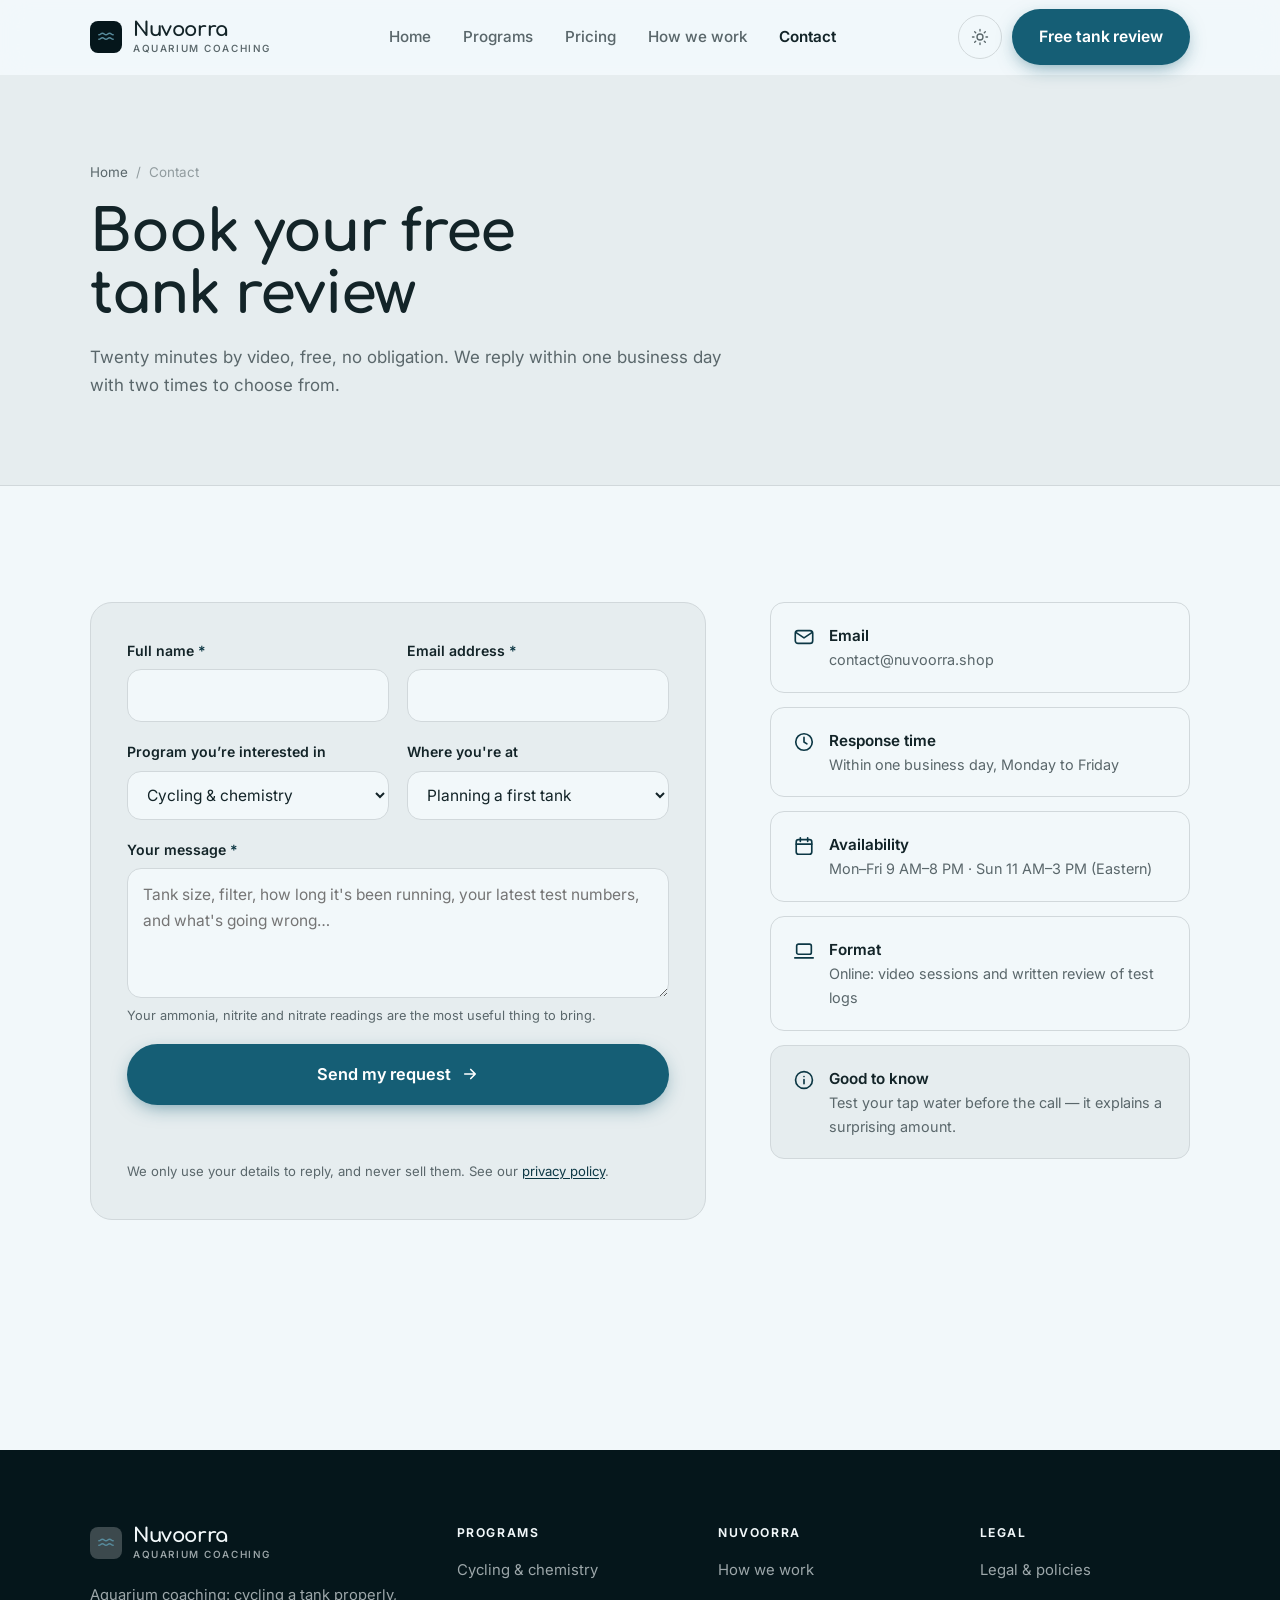
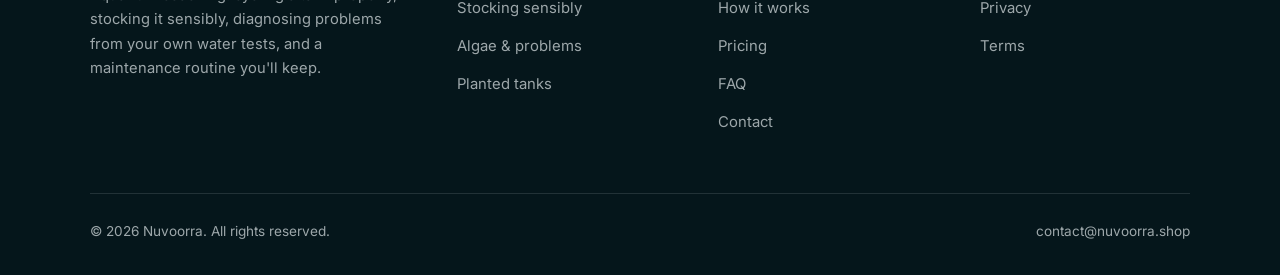
<file: contact.html>
<!DOCTYPE html>
<html lang="en" class="no-js">
<head>
<meta charset="utf-8">
<meta name="viewport" content="width=device-width, initial-scale=1">
<title>Contact — Nuvoorra</title>
<meta name="description" content="Book your free 20-minute tank review. We reply within one business day.">
<link rel="canonical" href="https://nuvoorra.shop/contact.html">

<meta property="og:type" content="website">
<meta property="og:url" content="https://nuvoorra.shop/contact.html">
<meta property="og:site_name" content="Nuvoorra">
<meta property="og:locale" content="en_US">
<meta property="og:title" content="Contact — Nuvoorra">
<meta property="og:description" content="Book your free 20-minute tank review. We reply within one business day.">
<meta name="theme-color" content="#05161b">

<link rel="icon" href="assets/img/favicon.svg" type="image/svg+xml">
<link rel="preconnect" href="https://fonts.googleapis.com">
<link rel="preconnect" href="https://fonts.gstatic.com" crossorigin>
<link rel="stylesheet" href="https://fonts.googleapis.com/css2?family=Comfortaa:wght@400..700&family=Inter:wght@400..700&display=swap">
<link rel="stylesheet" href="assets/css/style.css">

<!-- Thème appliqué avant le premier rendu (évite le flash) -->
<script>
document.documentElement.classList.remove('no-js');
(function(){try{var t=localStorage.getItem('site-theme');if(t){document.documentElement.setAttribute('data-theme',t);}}catch(e){}})();
</script>
</head>

<body>
<a class="skip-link" href="#main">Skip to main content</a>

<header class="site-header">
  <nav class="wrap nav" aria-label="Main navigation">
    <a class="brand" href="index.html">
      <svg class="brand__mark" viewBox="0 0 64 64" aria-hidden="true">
        <rect class="bm-bg" width="64" height="64" rx="16"/>
        <g class="bm-ic" transform="translate(14 14) scale(1.5)" fill="none" stroke-width="2.1" stroke-linecap="round" stroke-linejoin="round"><path d="M2.5 9c2.4 0 2.4-2 4.75-2s2.4 2 4.75 2 2.4-2 4.75-2 2.4 2 4.75 2M2.5 15c2.4 0 2.4-2 4.75-2s2.4 2 4.75 2 2.4-2 4.75-2 2.4 2 4.75 2"/></g>
      </svg>
      <span>Nuvoorra<span class="brand__sub">Aquarium coaching</span></span>
    </a>

    <ul class="nav__links" id="nav-links">
      <li><a href="index.html">Home</a></li>
      <li><a href="programs.html">Programs</a></li>
      <li><a href="index.html#pricing">Pricing</a></li>
      <li><a href="about.html">How we work</a></li>
      <li><a href="contact.html" aria-current="page">Contact</a></li>
      <li><a class="btn btn--primary" href="contact.html">Free tank review</a></li>
    </ul>

    <div class="nav__cta">
      <button class="theme-toggle" type="button" aria-label="Switch to dark theme">
        <svg class="icon-sun" viewBox="0 0 24 24" fill="none" stroke="currentColor" stroke-width="1.8" stroke-linecap="round" aria-hidden="true"><circle cx="12" cy="12" r="4"/><path d="M12 2v2m0 16v2M2 12h2m16 0h2M4.9 4.9l1.4 1.4m11.4 11.4 1.4 1.4M19.1 4.9l-1.4 1.4M6.3 17.7l-1.4 1.4"/></svg>
        <svg class="icon-moon" viewBox="0 0 24 24" fill="none" stroke="currentColor" stroke-width="1.8" stroke-linecap="round" stroke-linejoin="round" aria-hidden="true"><path d="M21 12.8A9 9 0 1 1 11.2 3a7 7 0 0 0 9.8 9.8z"/></svg>
      </button>
      <a class="btn btn--primary" href="contact.html">Free tank review</a>
      <button class="nav__toggle" type="button" aria-expanded="false" aria-controls="nav-links" aria-label="Open menu">
        <svg class="icon-open" viewBox="0 0 24 24" fill="none" stroke="currentColor" stroke-width="2" stroke-linecap="round" aria-hidden="true"><path d="M3 6h18M3 12h18M3 18h18"/></svg>
        <svg class="icon-close" viewBox="0 0 24 24" fill="none" stroke="currentColor" stroke-width="2" stroke-linecap="round" aria-hidden="true"><path d="M6 6l12 12M18 6L6 18"/></svg>
      </button>
    </div>
  </nav>
</header>

<main id="main">

<section class="page-head">
  <div class="wrap">
    <nav class="breadcrumb" aria-label="Breadcrumb">
      <a href="index.html">Home</a><span>/</span><span aria-current="page">Contact</span>
    </nav>
    <h1>Book your free tank review</h1>
    <p>Twenty minutes by video, free, no obligation. We reply within one business day with two times to choose from.</p>
  </div>
</section>

<section class="section wrap">
  <div class="form-layout">

    <!--
      FORM: the action attribute holds a placeholder id. Create a free form at
      https://formspree.io and replace VOTRE_ID_FORMSPREE. Until then, the button
      opens the visitor's email app with a pre-filled message to contact@nuvoorra.shop.
    -->
    <form class="form" id="contact-form" action="https://formspree.io/f/VOTRE_ID_FORMSPREE" method="POST"
          data-email="contact@nuvoorra.shop" data-subject="Tank review request"
          data-msg-mail="Your email app will open with the message ready to send." data-msg-sending="Sending…"
          data-msg-ok="Thanks! Your message is on its way. We reply within one business day." data-msg-err="Sending failed. Please email us directly at">
      <div class="form__row">
        <div class="field">
          <label for="nom">Full name <span class="req" aria-hidden="true">*</span></label>
          <input type="text" id="nom" name="nom" autocomplete="name" required>
        </div>
        <div class="field">
          <label for="email">Email address <span class="req" aria-hidden="true">*</span></label>
          <input type="email" id="email" name="email" autocomplete="email" required>
        </div>
      </div>

      <div class="form__row">
        <div class="field">
          <label for="programme">Program you’re interested in</label>
          <select id="programme" name="programme">
            <option>Cycling &amp; chemistry</option>
            <option>Stocking sensibly</option>
            <option>Algae &amp; problems</option>
            <option>Planted tanks</option>
            <option>Not sure yet</option>
          </select>
        </div>
        <div class="field">
          <label for="niveau">Where you're at</label>
          <select id="niveau" name="niveau">
            <option>Planning a first tank</option>
            <option>Cycling now</option>
            <option>Stocked, having problems</option>
            <option>Want a planted tank</option>
          </select>
        </div>
      </div>

      <div class="field">
        <label for="message">Your message <span class="req" aria-hidden="true">*</span></label>
        <textarea id="message" name="message" required placeholder="Tank size, filter, how long it's been running, your latest test numbers, and what's going wrong…"></textarea>
        <span class="field__hint">Your ammonia, nitrite and nitrate readings are the most useful thing to bring.</span>
      </div>

      <!-- Bot trap: hidden from humans -->
      <div class="visually-hidden" aria-hidden="true">
        <label for="site-web">Leave this field empty</label>
        <input type="text" id="site-web" name="_gotcha" tabindex="-1" autocomplete="off">
      </div>

      <button class="btn btn--primary btn--lg" type="submit">Send my request <svg viewBox="0 0 24 24" fill="none" stroke="currentColor" stroke-width="2.2" stroke-linecap="round" stroke-linejoin="round" aria-hidden="true"><path d="M5 12h14M13 6l6 6-6 6"/></svg></button>

      <p id="form-status" class="form__status" role="status" aria-live="polite"></p>

      <p class="form__note">
        We only use your details to reply, and never sell them. See our <a href="legal.html#privacy">privacy policy</a>.
      </p>
    </form>

    <aside class="contact-aside">
      <div class="contact-card">
        <svg viewBox="0 0 24 24" fill="none" stroke="currentColor" stroke-width="1.8" stroke-linecap="round" stroke-linejoin="round" aria-hidden="true"><rect x="2.5" y="5" width="19" height="14" rx="3"/><path d="M3 7l9 6 9-6"/></svg>
        <div><b>Email</b><a href="mailto:contact@nuvoorra.shop">contact@nuvoorra.shop</a></div>
      </div>
      <div class="contact-card">
        <svg viewBox="0 0 24 24" fill="none" stroke="currentColor" stroke-width="1.8" stroke-linecap="round" stroke-linejoin="round" aria-hidden="true"><circle cx="12" cy="12" r="9"/><path d="M12 7v5l3.2 2"/></svg>
        <div><b>Response time</b><span>Within one business day, Monday to Friday</span></div>
      </div>
      <div class="contact-card">
        <svg viewBox="0 0 24 24" fill="none" stroke="currentColor" stroke-width="1.8" stroke-linecap="round" stroke-linejoin="round" aria-hidden="true"><rect x="3.5" y="5" width="17" height="16" rx="2.5"/><path d="M8 3v4M16 3v4M3.5 10h17"/></svg>
        <div><b>Availability</b><span>Mon–Fri 9 AM–8 PM · Sun 11 AM–3 PM (Eastern)</span></div>
      </div>
      <div class="contact-card">
        <svg viewBox="0 0 24 24" fill="none" stroke="currentColor" stroke-width="1.8" stroke-linecap="round" stroke-linejoin="round" aria-hidden="true"><rect x="4" y="4.5" width="16" height="11" rx="2"/><path d="M2 19.5h20"/></svg>
        <div><b>Format</b><span>Online: video sessions and written review of test logs</span></div>
      </div>
      <div class="contact-card contact-card--soft">
        <svg viewBox="0 0 24 24" fill="none" stroke="currentColor" stroke-width="1.8" stroke-linecap="round" stroke-linejoin="round" aria-hidden="true"><circle cx="12" cy="12" r="9.2"/><path d="M12 16v-4.5M12 8.2v.1"/></svg>
        <div><b>Good to know</b><span>Test your tap water before the call — it explains a surprising amount.</span></div>
      </div>
    </aside>

  </div>
</section>

</main>

<footer class="site-footer">
  <div class="wrap">
    <div class="footer__grid">
      <div class="footer__brand">
        <a class="brand" href="index.html">
          <svg class="brand__mark" viewBox="0 0 64 64" aria-hidden="true">
        <rect class="bm-bg" width="64" height="64" rx="16"/>
        <g class="bm-ic" transform="translate(14 14) scale(1.5)" fill="none" stroke-width="2.1" stroke-linecap="round" stroke-linejoin="round"><path d="M2.5 9c2.4 0 2.4-2 4.75-2s2.4 2 4.75 2 2.4-2 4.75-2 2.4 2 4.75 2M2.5 15c2.4 0 2.4-2 4.75-2s2.4 2 4.75 2 2.4-2 4.75-2 2.4 2 4.75 2"/></g>
      </svg>
          <span>Nuvoorra<span class="brand__sub">Aquarium coaching</span></span>
        </a>
        <p>Aquarium coaching: cycling a tank properly, stocking it sensibly, diagnosing problems from your own water tests, and a maintenance routine you'll keep.</p>
      </div>

      <div class="footer__col">
        <h4>Programs</h4>
        <ul>
          <li><a href="programs.html#cycle">Cycling &amp; chemistry</a></li>
          <li><a href="programs.html#stocking">Stocking sensibly</a></li>
          <li><a href="programs.html#problems">Algae &amp; problems</a></li>
          <li><a href="programs.html#planted">Planted tanks</a></li>
        </ul>
      </div>

      <div class="footer__col">
        <h4>Nuvoorra</h4>
        <ul>
          <li><a href="about.html">How we work</a></li>
          <li><a href="index.html#how-it-works">How it works</a></li>
          <li><a href="index.html#pricing">Pricing</a></li>
          <li><a href="index.html#faq">FAQ</a></li>
          <li><a href="contact.html">Contact</a></li>
        </ul>
      </div>

      <div class="footer__col">
        <h4>Legal</h4>
        <ul>
          <li><a href="legal.html">Legal &amp; policies</a></li>
          <li><a href="legal.html#privacy">Privacy</a></li>
          <li><a href="legal.html#terms">Terms</a></li>
        </ul>
      </div>
    </div>

    <div class="footer__bottom">
      <p>© <span data-year>2026</span> Nuvoorra. All rights reserved.</p>
      <p><a href="mailto:contact@nuvoorra.shop">contact@nuvoorra.shop</a></p>
    </div>
  </div>
</footer>

<script src="assets/js/main.js" defer></script>
</body>
</html>
</file>
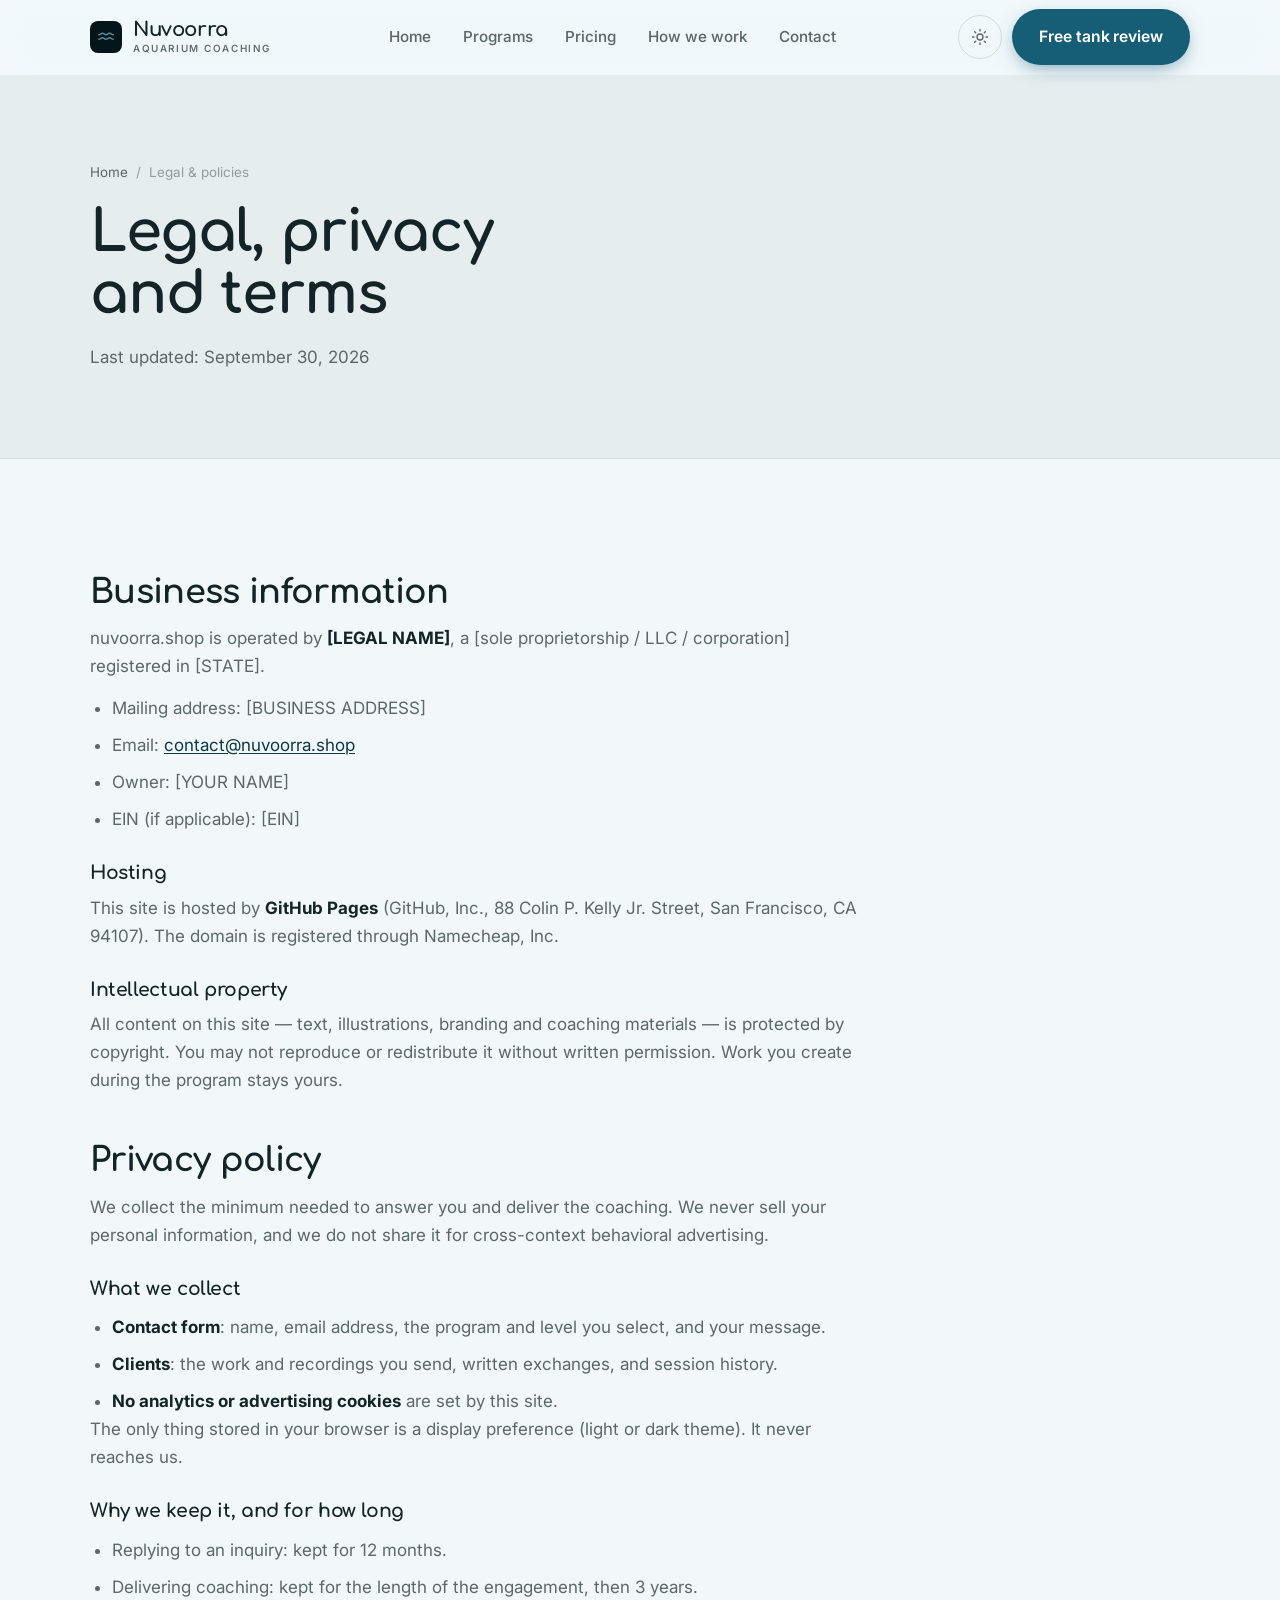
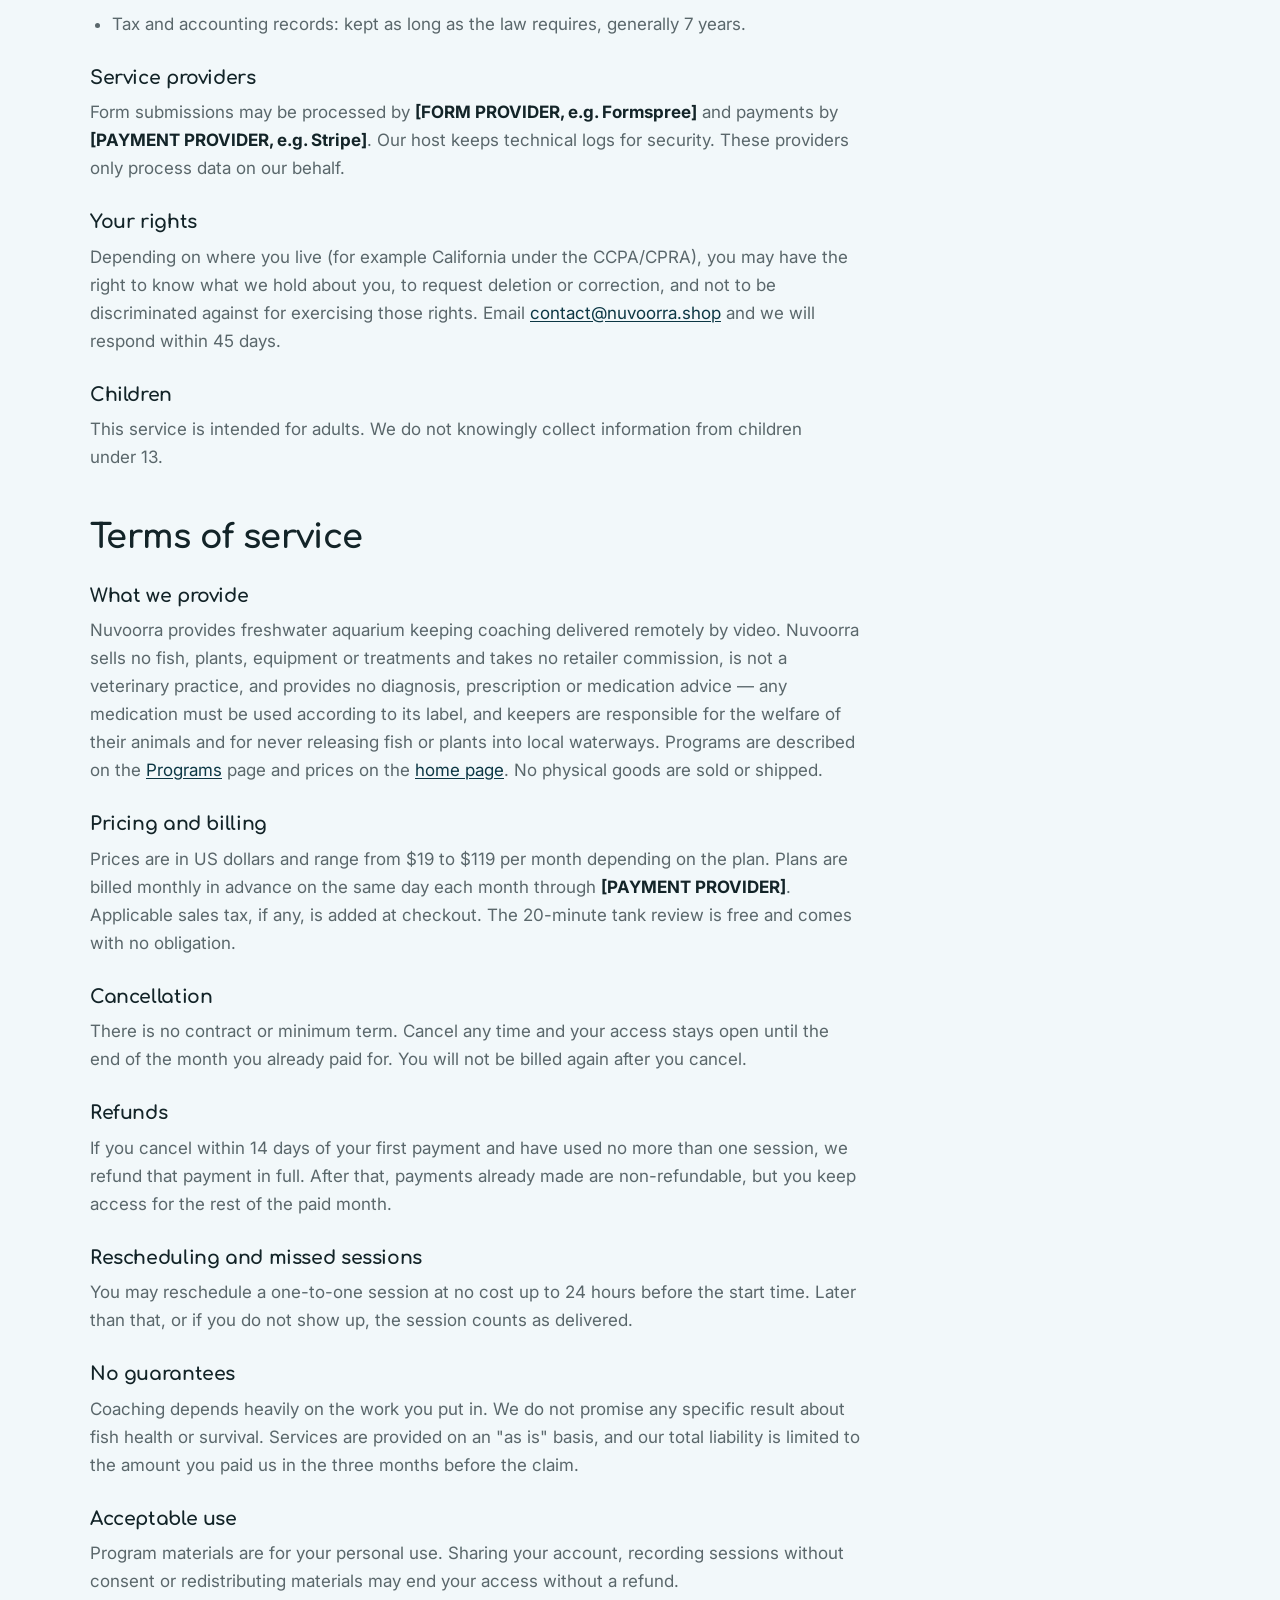
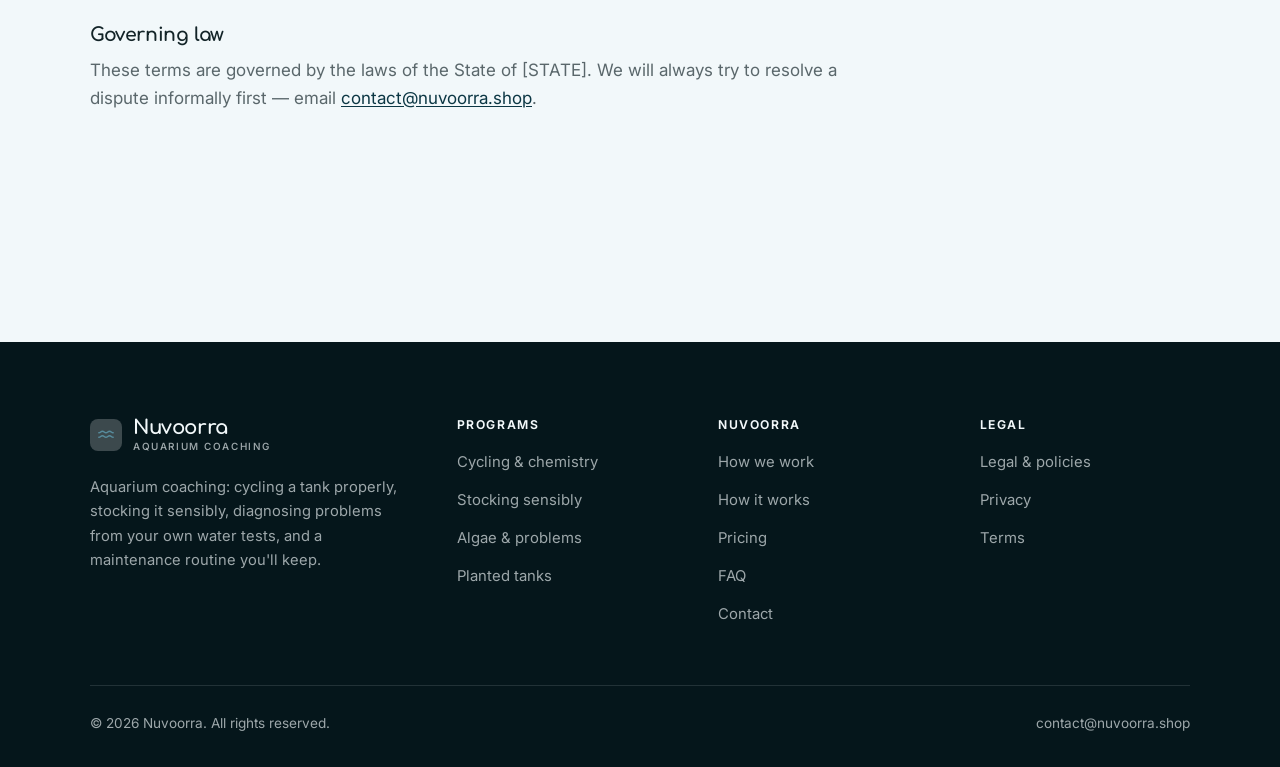
<file: legal.html>
<!DOCTYPE html>
<html lang="en" class="no-js">
<head>
<meta charset="utf-8">
<meta name="viewport" content="width=device-width, initial-scale=1">
<title>Legal, privacy and terms — Nuvoorra</title>
<meta name="description" content="Business information, privacy policy and terms of service for Nuvoorra.">
<meta name="robots" content="noindex">

<meta property="og:type" content="website">
<meta property="og:url" content="https://nuvoorra.shop/legal.html">
<meta property="og:site_name" content="Nuvoorra">
<meta property="og:locale" content="en_US">
<meta property="og:title" content="Legal, privacy and terms — Nuvoorra">
<meta property="og:description" content="Business information, privacy policy and terms of service for Nuvoorra.">
<meta name="theme-color" content="#05161b">

<link rel="icon" href="assets/img/favicon.svg" type="image/svg+xml">
<link rel="preconnect" href="https://fonts.googleapis.com">
<link rel="preconnect" href="https://fonts.gstatic.com" crossorigin>
<link rel="stylesheet" href="https://fonts.googleapis.com/css2?family=Comfortaa:wght@400..700&family=Inter:wght@400..700&display=swap">
<link rel="stylesheet" href="assets/css/style.css">

<!-- Thème appliqué avant le premier rendu (évite le flash) -->
<script>
document.documentElement.classList.remove('no-js');
(function(){try{var t=localStorage.getItem('site-theme');if(t){document.documentElement.setAttribute('data-theme',t);}}catch(e){}})();
</script>
</head>

<body>
<a class="skip-link" href="#main">Skip to main content</a>

<header class="site-header">
  <nav class="wrap nav" aria-label="Main navigation">
    <a class="brand" href="index.html">
      <svg class="brand__mark" viewBox="0 0 64 64" aria-hidden="true">
        <rect class="bm-bg" width="64" height="64" rx="16"/>
        <g class="bm-ic" transform="translate(14 14) scale(1.5)" fill="none" stroke-width="2.1" stroke-linecap="round" stroke-linejoin="round"><path d="M2.5 9c2.4 0 2.4-2 4.75-2s2.4 2 4.75 2 2.4-2 4.75-2 2.4 2 4.75 2M2.5 15c2.4 0 2.4-2 4.75-2s2.4 2 4.75 2 2.4-2 4.75-2 2.4 2 4.75 2"/></g>
      </svg>
      <span>Nuvoorra<span class="brand__sub">Aquarium coaching</span></span>
    </a>

    <ul class="nav__links" id="nav-links">
      <li><a href="index.html">Home</a></li>
      <li><a href="programs.html">Programs</a></li>
      <li><a href="index.html#pricing">Pricing</a></li>
      <li><a href="about.html">How we work</a></li>
      <li><a href="contact.html">Contact</a></li>
      <li><a class="btn btn--primary" href="contact.html">Free tank review</a></li>
    </ul>

    <div class="nav__cta">
      <button class="theme-toggle" type="button" aria-label="Switch to dark theme">
        <svg class="icon-sun" viewBox="0 0 24 24" fill="none" stroke="currentColor" stroke-width="1.8" stroke-linecap="round" aria-hidden="true"><circle cx="12" cy="12" r="4"/><path d="M12 2v2m0 16v2M2 12h2m16 0h2M4.9 4.9l1.4 1.4m11.4 11.4 1.4 1.4M19.1 4.9l-1.4 1.4M6.3 17.7l-1.4 1.4"/></svg>
        <svg class="icon-moon" viewBox="0 0 24 24" fill="none" stroke="currentColor" stroke-width="1.8" stroke-linecap="round" stroke-linejoin="round" aria-hidden="true"><path d="M21 12.8A9 9 0 1 1 11.2 3a7 7 0 0 0 9.8 9.8z"/></svg>
      </button>
      <a class="btn btn--primary" href="contact.html">Free tank review</a>
      <button class="nav__toggle" type="button" aria-expanded="false" aria-controls="nav-links" aria-label="Open menu">
        <svg class="icon-open" viewBox="0 0 24 24" fill="none" stroke="currentColor" stroke-width="2" stroke-linecap="round" aria-hidden="true"><path d="M3 6h18M3 12h18M3 18h18"/></svg>
        <svg class="icon-close" viewBox="0 0 24 24" fill="none" stroke="currentColor" stroke-width="2" stroke-linecap="round" aria-hidden="true"><path d="M6 6l12 12M18 6L6 18"/></svg>
      </button>
    </div>
  </nav>
</header>

<main id="main">

<section class="page-head">
  <div class="wrap">
    <nav class="breadcrumb" aria-label="Breadcrumb">
      <a href="index.html">Home</a><span>/</span><span aria-current="page">Legal &amp; policies</span>
    </nav>
    <h1>Legal, privacy and terms</h1>
    <p>Last updated: <time datetime="2026-09-30">September 30, 2026</time></p>
  </div>
</section>

<section class="section wrap">
  <div class="prose">

    <!--
      TO DO: this is a skeleton, not legal advice. Replace every [BRACKET] with
      your real details before selling, and have a lawyer review it if you can.
      Consumer protection rules differ by state.
    -->

    <h2 id="business">Business information</h2>
    <p>
      nuvoorra.shop is operated by <strong>[LEGAL NAME]</strong>, a [sole proprietorship / LLC / corporation]
      registered in [STATE].
    </p>
    <ul>
      <li>Mailing address: [BUSINESS ADDRESS]</li>
      <li>Email: <a href="mailto:contact@nuvoorra.shop">contact@nuvoorra.shop</a></li>
      <li>Owner: [YOUR NAME]</li>
      <li>EIN (if applicable): [EIN]</li>
    </ul>

    <h3>Hosting</h3>
    <p>
      This site is hosted by <strong>GitHub Pages</strong> (GitHub, Inc., 88 Colin P. Kelly Jr. Street,
      San Francisco, CA 94107). The domain is registered through Namecheap, Inc.
    </p>

    <h3>Intellectual property</h3>
    <p>
      All content on this site — text, illustrations, branding and coaching materials — is protected by
      copyright. You may not reproduce or redistribute it without written permission. Work you create during
      the program stays yours.
    </p>

    <h2 id="privacy">Privacy policy</h2>
    <p>
      We collect the minimum needed to answer you and deliver the coaching. We never sell your personal
      information, and we do not share it for cross-context behavioral advertising.
    </p>
    <h3>What we collect</h3>
    <ul>
      <li><strong>Contact form</strong>: name, email address, the program and level you select, and your message.</li>
      <li><strong>Clients</strong>: the work and recordings you send, written exchanges, and session history.</li>
      <li><strong>No analytics or advertising cookies</strong> are set by this site.</li>
    </ul>
    <p>
      The only thing stored in your browser is a display preference (light or dark theme). It never reaches us.
    </p>
    <h3>Why we keep it, and for how long</h3>
    <ul>
      <li>Replying to an inquiry: kept for 12 months.</li>
      <li>Delivering coaching: kept for the length of the engagement, then 3 years.</li>
      <li>Tax and accounting records: kept as long as the law requires, generally 7 years.</li>
    </ul>
    <h3>Service providers</h3>
    <p>
      Form submissions may be processed by <strong>[FORM PROVIDER, e.g. Formspree]</strong> and payments by
      <strong>[PAYMENT PROVIDER, e.g. Stripe]</strong>. Our host keeps technical logs for security. These
      providers only process data on our behalf.
    </p>
    <h3>Your rights</h3>
    <p>
      Depending on where you live (for example California under the CCPA/CPRA), you may have the right to
      know what we hold about you, to request deletion or correction, and not to be discriminated against for
      exercising those rights. Email <a href="mailto:contact@nuvoorra.shop">contact@nuvoorra.shop</a> and we will respond within 45 days.
    </p>
    <h3>Children</h3>
    <p>
      This service is intended for adults. We do not knowingly collect information from children under 13.
    </p>

    <h2 id="terms">Terms of service</h2>
    <h3>What we provide</h3>
    <p>
      Nuvoorra provides freshwater aquarium keeping coaching delivered remotely by video. Nuvoorra sells no fish, plants, equipment or treatments and takes no retailer commission, is not a veterinary practice, and provides no diagnosis, prescription or medication advice — any medication must be used according to its label, and keepers are responsible for the welfare of their animals and for never releasing fish or plants into local waterways. Programs are described on the
      <a href="programs.html">Programs</a> page and prices on the <a href="index.html#pricing">home page</a>.
      No physical goods are sold or shipped.
    </p>
    <h3>Pricing and billing</h3>
    <p>
      Prices are in US dollars and range from $19 to $119 per month
      depending on the plan. Plans are billed monthly in advance on the same day each month through
      <strong>[PAYMENT PROVIDER]</strong>. Applicable sales tax, if any, is added at checkout.
      The 20-minute tank review is free and comes with no obligation.
    </p>
    <h3>Cancellation</h3>
    <p>
      There is no contract or minimum term. Cancel any time and your access stays open until the end of the
      month you already paid for. You will not be billed again after you cancel.
    </p>
    <h3>Refunds</h3>
    <p>
      If you cancel within 14 days of your first payment and have used no more than one session, we refund
      that payment in full. After that, payments already made are non-refundable, but you keep access for the
      rest of the paid month.
    </p>
    <h3>Rescheduling and missed sessions</h3>
    <p>
      You may reschedule a one-to-one session at no cost up to 24 hours before the start time. Later than
      that, or if you do not show up, the session counts as delivered.
    </p>
    <h3>No guarantees</h3>
    <p>
      Coaching depends heavily on the work you put in. We do not promise any specific result
      about fish health or survival. Services are provided on an "as is" basis, and our total
      liability is limited to the amount you paid us in the three months before the claim.
    </p>
    <h3>Acceptable use</h3>
    <p>
      Program materials are for your personal use. Sharing your account, recording sessions without consent
      or redistributing materials may end your access without a refund.
    </p>
    <h3>Governing law</h3>
    <p>
      These terms are governed by the laws of the State of [STATE]. We will always try to resolve a dispute
      informally first — email <a href="mailto:contact@nuvoorra.shop">contact@nuvoorra.shop</a>.
    </p>

  </div>
</section>

</main>

<footer class="site-footer">
  <div class="wrap">
    <div class="footer__grid">
      <div class="footer__brand">
        <a class="brand" href="index.html">
          <svg class="brand__mark" viewBox="0 0 64 64" aria-hidden="true">
        <rect class="bm-bg" width="64" height="64" rx="16"/>
        <g class="bm-ic" transform="translate(14 14) scale(1.5)" fill="none" stroke-width="2.1" stroke-linecap="round" stroke-linejoin="round"><path d="M2.5 9c2.4 0 2.4-2 4.75-2s2.4 2 4.75 2 2.4-2 4.75-2 2.4 2 4.75 2M2.5 15c2.4 0 2.4-2 4.75-2s2.4 2 4.75 2 2.4-2 4.75-2 2.4 2 4.75 2"/></g>
      </svg>
          <span>Nuvoorra<span class="brand__sub">Aquarium coaching</span></span>
        </a>
        <p>Aquarium coaching: cycling a tank properly, stocking it sensibly, diagnosing problems from your own water tests, and a maintenance routine you'll keep.</p>
      </div>

      <div class="footer__col">
        <h4>Programs</h4>
        <ul>
          <li><a href="programs.html#cycle">Cycling &amp; chemistry</a></li>
          <li><a href="programs.html#stocking">Stocking sensibly</a></li>
          <li><a href="programs.html#problems">Algae &amp; problems</a></li>
          <li><a href="programs.html#planted">Planted tanks</a></li>
        </ul>
      </div>

      <div class="footer__col">
        <h4>Nuvoorra</h4>
        <ul>
          <li><a href="about.html">How we work</a></li>
          <li><a href="index.html#how-it-works">How it works</a></li>
          <li><a href="index.html#pricing">Pricing</a></li>
          <li><a href="index.html#faq">FAQ</a></li>
          <li><a href="contact.html">Contact</a></li>
        </ul>
      </div>

      <div class="footer__col">
        <h4>Legal</h4>
        <ul>
          <li><a href="legal.html">Legal &amp; policies</a></li>
          <li><a href="legal.html#privacy">Privacy</a></li>
          <li><a href="legal.html#terms">Terms</a></li>
        </ul>
      </div>
    </div>

    <div class="footer__bottom">
      <p>© <span data-year>2026</span> Nuvoorra. All rights reserved.</p>
      <p><a href="mailto:contact@nuvoorra.shop">contact@nuvoorra.shop</a></p>
    </div>
  </div>
</footer>

<script src="assets/js/main.js" defer></script>
</body>
</html>
</file>
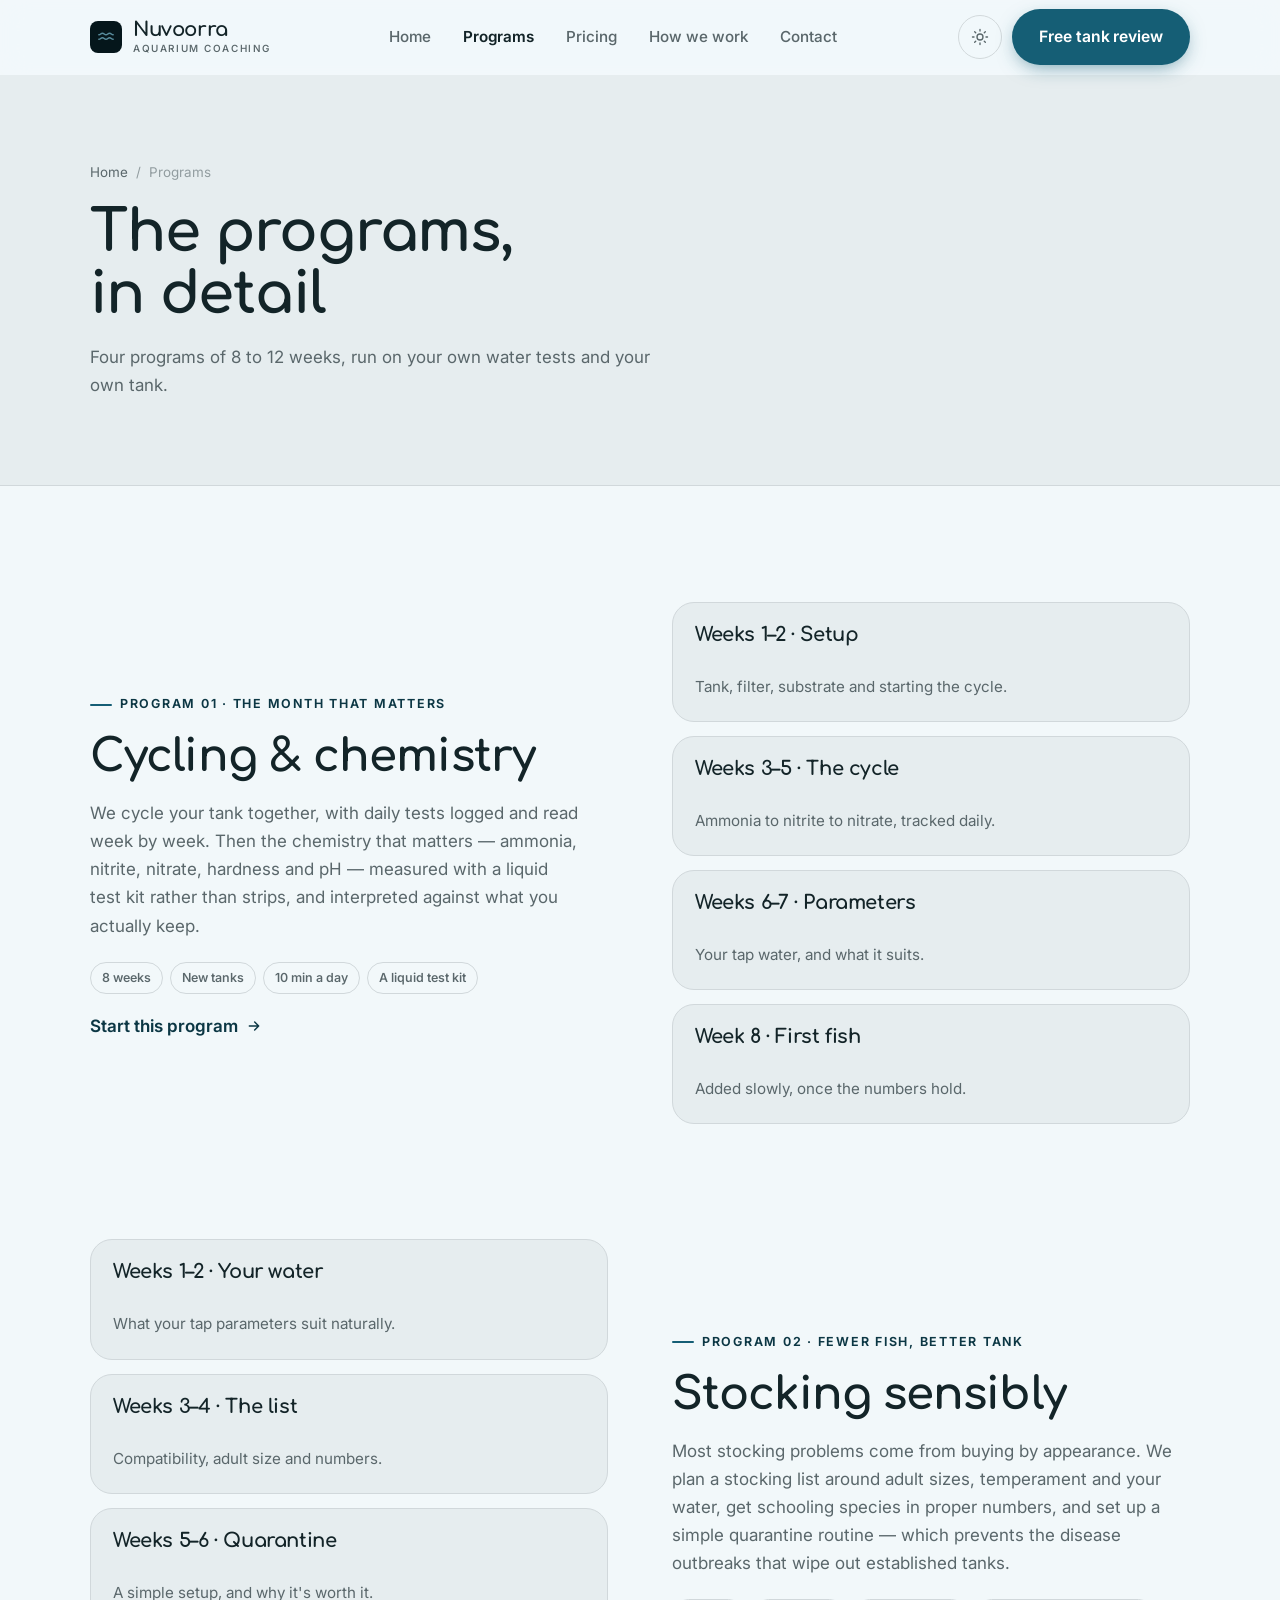
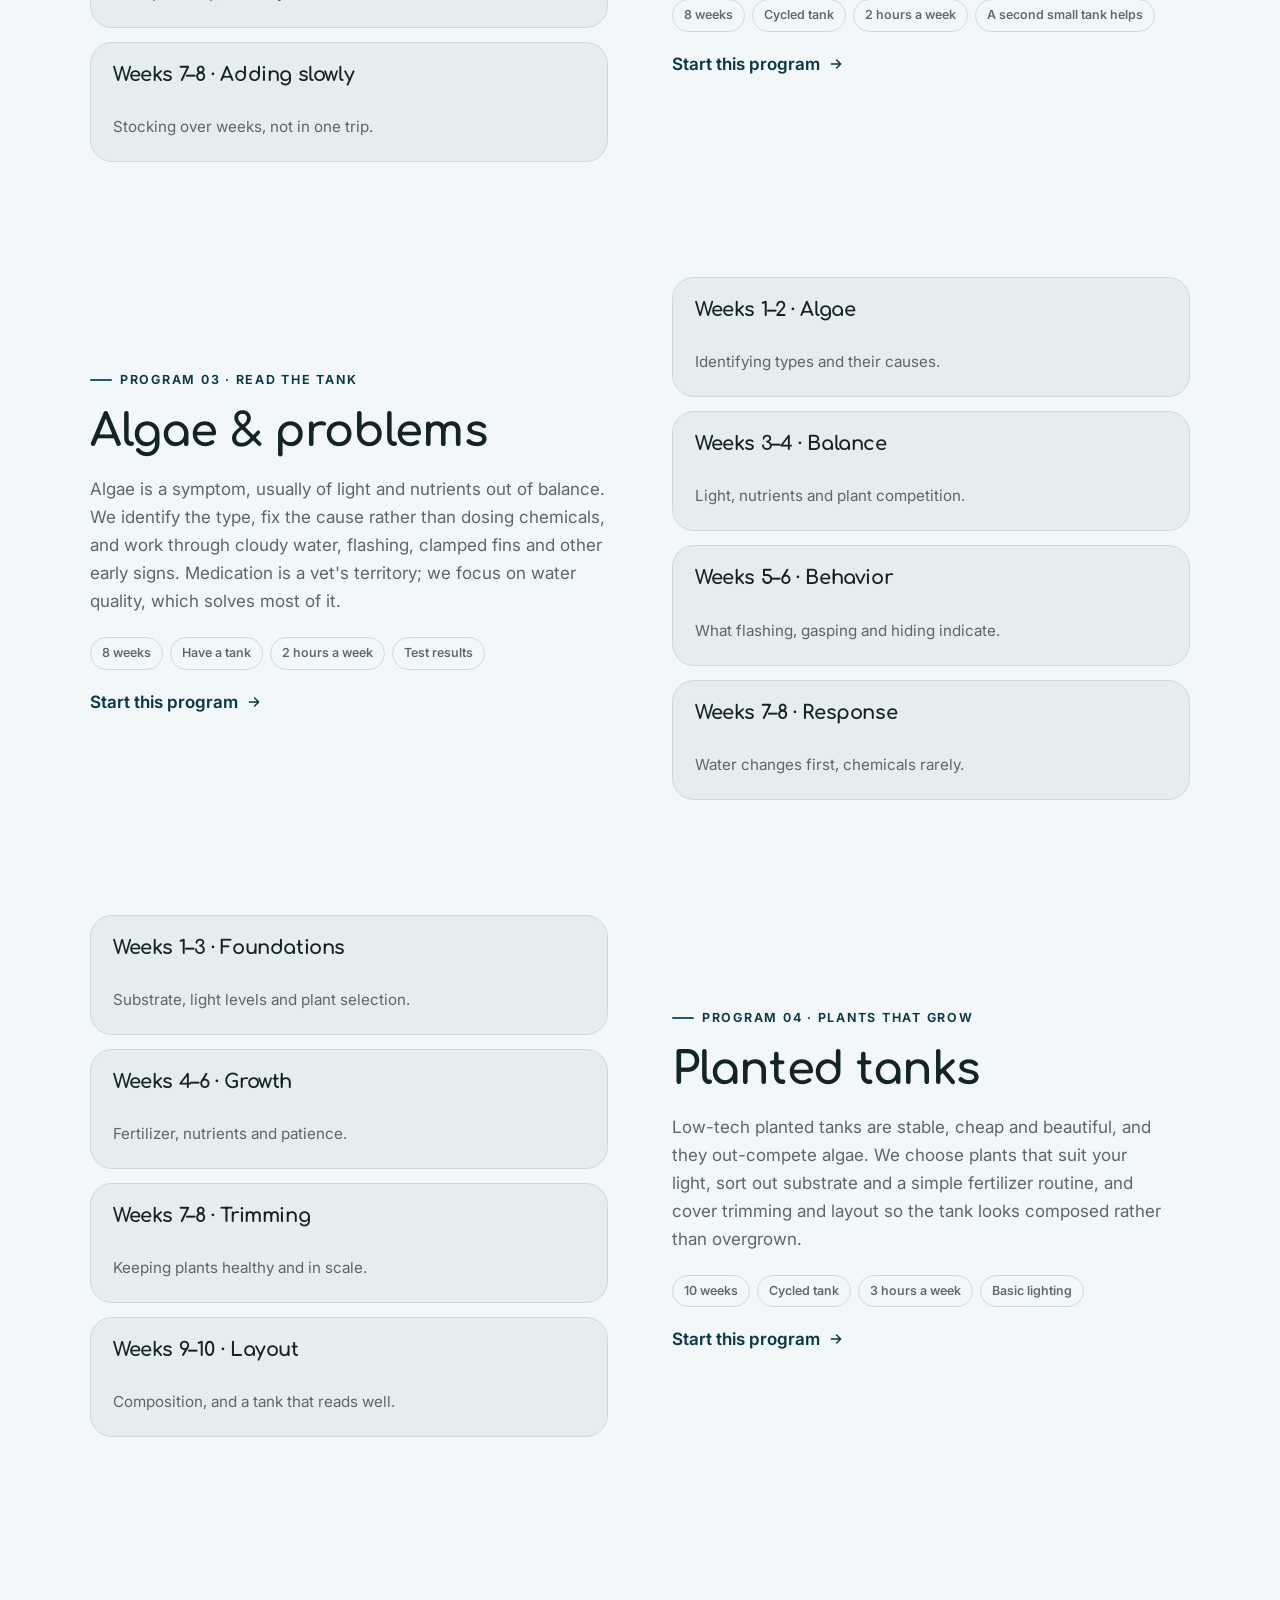
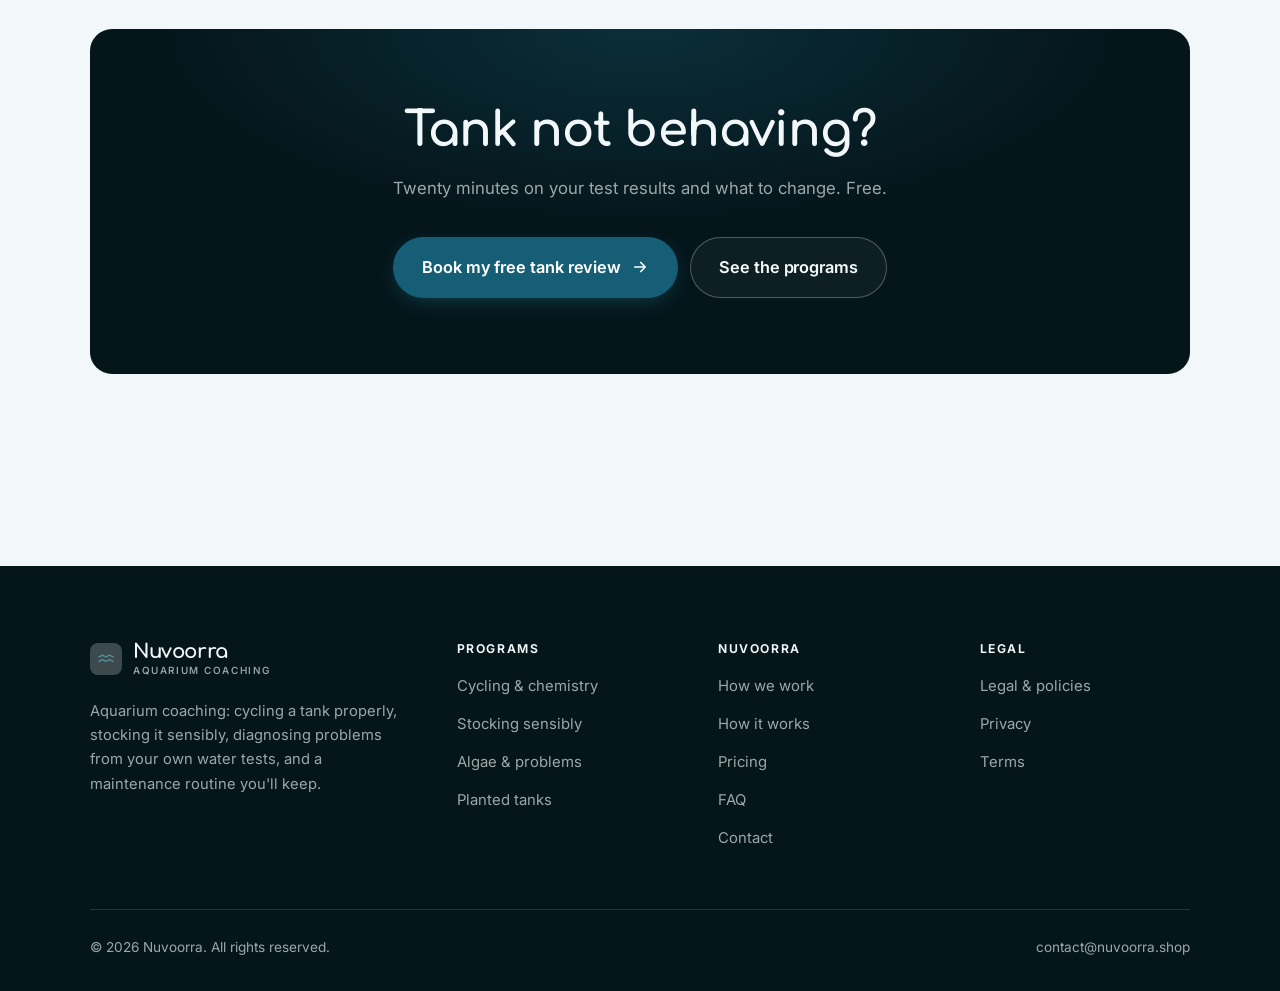
<file: programs.html>
<!DOCTYPE html>
<html lang="en" class="no-js">
<head>
<meta charset="utf-8">
<meta name="viewport" content="width=device-width, initial-scale=1">
<title>Programs — Nuvoorra</title>
<meta name="description" content="Aquarium coaching programs: cycling and chemistry, stocking sensibly, algae and problems, planted tanks.">
<link rel="canonical" href="https://nuvoorra.shop/programs.html">

<meta property="og:type" content="website">
<meta property="og:url" content="https://nuvoorra.shop/programs.html">
<meta property="og:site_name" content="Nuvoorra">
<meta property="og:locale" content="en_US">
<meta property="og:title" content="Programs — Nuvoorra">
<meta property="og:description" content="Aquarium coaching programs: cycling and chemistry, stocking sensibly, algae and problems, planted tanks.">
<meta name="theme-color" content="#05161b">

<link rel="icon" href="assets/img/favicon.svg" type="image/svg+xml">
<link rel="preconnect" href="https://fonts.googleapis.com">
<link rel="preconnect" href="https://fonts.gstatic.com" crossorigin>
<link rel="stylesheet" href="https://fonts.googleapis.com/css2?family=Comfortaa:wght@400..700&family=Inter:wght@400..700&display=swap">
<link rel="stylesheet" href="assets/css/style.css">

<!-- Thème appliqué avant le premier rendu (évite le flash) -->
<script>
document.documentElement.classList.remove('no-js');
(function(){try{var t=localStorage.getItem('site-theme');if(t){document.documentElement.setAttribute('data-theme',t);}}catch(e){}})();
</script>
</head>

<body>
<a class="skip-link" href="#main">Skip to main content</a>

<header class="site-header">
  <nav class="wrap nav" aria-label="Main navigation">
    <a class="brand" href="index.html">
      <svg class="brand__mark" viewBox="0 0 64 64" aria-hidden="true">
        <rect class="bm-bg" width="64" height="64" rx="16"/>
        <g class="bm-ic" transform="translate(14 14) scale(1.5)" fill="none" stroke-width="2.1" stroke-linecap="round" stroke-linejoin="round"><path d="M2.5 9c2.4 0 2.4-2 4.75-2s2.4 2 4.75 2 2.4-2 4.75-2 2.4 2 4.75 2M2.5 15c2.4 0 2.4-2 4.75-2s2.4 2 4.75 2 2.4-2 4.75-2 2.4 2 4.75 2"/></g>
      </svg>
      <span>Nuvoorra<span class="brand__sub">Aquarium coaching</span></span>
    </a>

    <ul class="nav__links" id="nav-links">
      <li><a href="index.html">Home</a></li>
      <li><a href="programs.html" aria-current="page">Programs</a></li>
      <li><a href="index.html#pricing">Pricing</a></li>
      <li><a href="about.html">How we work</a></li>
      <li><a href="contact.html">Contact</a></li>
      <li><a class="btn btn--primary" href="contact.html">Free tank review</a></li>
    </ul>

    <div class="nav__cta">
      <button class="theme-toggle" type="button" aria-label="Switch to dark theme">
        <svg class="icon-sun" viewBox="0 0 24 24" fill="none" stroke="currentColor" stroke-width="1.8" stroke-linecap="round" aria-hidden="true"><circle cx="12" cy="12" r="4"/><path d="M12 2v2m0 16v2M2 12h2m16 0h2M4.9 4.9l1.4 1.4m11.4 11.4 1.4 1.4M19.1 4.9l-1.4 1.4M6.3 17.7l-1.4 1.4"/></svg>
        <svg class="icon-moon" viewBox="0 0 24 24" fill="none" stroke="currentColor" stroke-width="1.8" stroke-linecap="round" stroke-linejoin="round" aria-hidden="true"><path d="M21 12.8A9 9 0 1 1 11.2 3a7 7 0 0 0 9.8 9.8z"/></svg>
      </button>
      <a class="btn btn--primary" href="contact.html">Free tank review</a>
      <button class="nav__toggle" type="button" aria-expanded="false" aria-controls="nav-links" aria-label="Open menu">
        <svg class="icon-open" viewBox="0 0 24 24" fill="none" stroke="currentColor" stroke-width="2" stroke-linecap="round" aria-hidden="true"><path d="M3 6h18M3 12h18M3 18h18"/></svg>
        <svg class="icon-close" viewBox="0 0 24 24" fill="none" stroke="currentColor" stroke-width="2" stroke-linecap="round" aria-hidden="true"><path d="M6 6l12 12M18 6L6 18"/></svg>
      </button>
    </div>
  </nav>
</header>

<main id="main">

<section class="page-head">
  <div class="wrap">
    <nav class="breadcrumb" aria-label="Breadcrumb">
      <a href="index.html">Home</a><span>/</span><span aria-current="page">Programs</span>
    </nav>
    <h1>The programs, in detail</h1>
    <p>Four programs of 8 to 12 weeks, run on your own water tests and your own tank.</p>
  </div>
</section>

<section class="section wrap" id="cycle">
  <div class="split reveal">
    <div>
      <span class="eyebrow">Program 01 · The month that matters</span>
      <h2>Cycling &amp; chemistry</h2>
      <p>We cycle your tank together, with daily tests logged and read week by week. Then the chemistry that matters — ammonia, nitrite, nitrate, hardness and pH — measured with a liquid test kit rather than strips, and interpreted against what you actually keep.</p>
      <ul class="tags"><li>8 weeks</li><li>New tanks</li><li>10 min a day</li><li>A liquid test kit</li></ul>
      <p><a class="arrow-link" href="contact.html">Start this program <svg viewBox="0 0 24 24" fill="none" stroke="currentColor" stroke-width="2.2" stroke-linecap="round" stroke-linejoin="round" aria-hidden="true"><path d="M5 12h14M13 6l6 6-6 6"/></svg></a></p>
    </div>
    <div class="grid grid--2 grid--tight">
      <article class="card card--sm">
        <h3>Weeks 1–2 · Setup</h3>
        <p>Tank, filter, substrate and starting the cycle.</p>
      </article>
      <article class="card card--sm">
        <h3>Weeks 3–5 · The cycle</h3>
        <p>Ammonia to nitrite to nitrate, tracked daily.</p>
      </article>
      <article class="card card--sm">
        <h3>Weeks 6–7 · Parameters</h3>
        <p>Your tap water, and what it suits.</p>
      </article>
      <article class="card card--sm">
        <h3>Week 8 · First fish</h3>
        <p>Added slowly, once the numbers hold.</p>
      </article>
    </div>
  </div>
</section>

<section class="section section--flush wrap" id="stocking">
  <div class="split reveal">
    <div class="grid grid--2 grid--tight">
      <article class="card card--sm">
        <h3>Weeks 1–2 · Your water</h3>
        <p>What your tap parameters suit naturally.</p>
      </article>
      <article class="card card--sm">
        <h3>Weeks 3–4 · The list</h3>
        <p>Compatibility, adult size and numbers.</p>
      </article>
      <article class="card card--sm">
        <h3>Weeks 5–6 · Quarantine</h3>
        <p>A simple setup, and why it's worth it.</p>
      </article>
      <article class="card card--sm">
        <h3>Weeks 7–8 · Adding slowly</h3>
        <p>Stocking over weeks, not in one trip.</p>
      </article>
    </div>
    <div>
      <span class="eyebrow">Program 02 · Fewer fish, better tank</span>
      <h2>Stocking sensibly</h2>
      <p>Most stocking problems come from buying by appearance. We plan a stocking list around adult sizes, temperament and your water, get schooling species in proper numbers, and set up a simple quarantine routine — which prevents the disease outbreaks that wipe out established tanks.</p>
      <ul class="tags"><li>8 weeks</li><li>Cycled tank</li><li>2 hours a week</li><li>A second small tank helps</li></ul>
      <p><a class="arrow-link" href="contact.html">Start this program <svg viewBox="0 0 24 24" fill="none" stroke="currentColor" stroke-width="2.2" stroke-linecap="round" stroke-linejoin="round" aria-hidden="true"><path d="M5 12h14M13 6l6 6-6 6"/></svg></a></p>
    </div>
  </div>
</section>

<section class="section section--flush wrap" id="problems">
  <div class="split reveal">
    <div>
      <span class="eyebrow">Program 03 · Read the tank</span>
      <h2>Algae &amp; problems</h2>
      <p>Algae is a symptom, usually of light and nutrients out of balance. We identify the type, fix the cause rather than dosing chemicals, and work through cloudy water, flashing, clamped fins and other early signs. Medication is a vet's territory; we focus on water quality, which solves most of it.</p>
      <ul class="tags"><li>8 weeks</li><li>Have a tank</li><li>2 hours a week</li><li>Test results</li></ul>
      <p><a class="arrow-link" href="contact.html">Start this program <svg viewBox="0 0 24 24" fill="none" stroke="currentColor" stroke-width="2.2" stroke-linecap="round" stroke-linejoin="round" aria-hidden="true"><path d="M5 12h14M13 6l6 6-6 6"/></svg></a></p>
    </div>
    <div class="grid grid--2 grid--tight">
      <article class="card card--sm">
        <h3>Weeks 1–2 · Algae</h3>
        <p>Identifying types and their causes.</p>
      </article>
      <article class="card card--sm">
        <h3>Weeks 3–4 · Balance</h3>
        <p>Light, nutrients and plant competition.</p>
      </article>
      <article class="card card--sm">
        <h3>Weeks 5–6 · Behavior</h3>
        <p>What flashing, gasping and hiding indicate.</p>
      </article>
      <article class="card card--sm">
        <h3>Weeks 7–8 · Response</h3>
        <p>Water changes first, chemicals rarely.</p>
      </article>
    </div>
  </div>
</section>

<section class="section section--flush wrap" id="planted">
  <div class="split reveal">
    <div class="grid grid--2 grid--tight">
      <article class="card card--sm">
        <h3>Weeks 1–3 · Foundations</h3>
        <p>Substrate, light levels and plant selection.</p>
      </article>
      <article class="card card--sm">
        <h3>Weeks 4–6 · Growth</h3>
        <p>Fertilizer, nutrients and patience.</p>
      </article>
      <article class="card card--sm">
        <h3>Weeks 7–8 · Trimming</h3>
        <p>Keeping plants healthy and in scale.</p>
      </article>
      <article class="card card--sm">
        <h3>Weeks 9–10 · Layout</h3>
        <p>Composition, and a tank that reads well.</p>
      </article>
    </div>
    <div>
      <span class="eyebrow">Program 04 · Plants that grow</span>
      <h2>Planted tanks</h2>
      <p>Low-tech planted tanks are stable, cheap and beautiful, and they out-compete algae. We choose plants that suit your light, sort out substrate and a simple fertilizer routine, and cover trimming and layout so the tank looks composed rather than overgrown.</p>
      <ul class="tags"><li>10 weeks</li><li>Cycled tank</li><li>3 hours a week</li><li>Basic lighting</li></ul>
      <p><a class="arrow-link" href="contact.html">Start this program <svg viewBox="0 0 24 24" fill="none" stroke="currentColor" stroke-width="2.2" stroke-linecap="round" stroke-linejoin="round" aria-hidden="true"><path d="M5 12h14M13 6l6 6-6 6"/></svg></a></p>
    </div>
  </div>
</section>

<section class="wrap section--tight">
  <div class="cta-band reveal">
    <h2>Tank not behaving?</h2>
    <p>Twenty minutes on your test results and what to change. Free.</p>
    <div class="hero__actions">
      <a class="btn btn--primary btn--lg" href="contact.html">Book my free tank review <svg viewBox="0 0 24 24" fill="none" stroke="currentColor" stroke-width="2.2" stroke-linecap="round" stroke-linejoin="round" aria-hidden="true"><path d="M5 12h14M13 6l6 6-6 6"/></svg></a>
      <a class="btn btn--on-dark btn--lg" href="programs.html">See the programs</a>
    </div>
  </div>
</section>

</main>

<footer class="site-footer">
  <div class="wrap">
    <div class="footer__grid">
      <div class="footer__brand">
        <a class="brand" href="index.html">
          <svg class="brand__mark" viewBox="0 0 64 64" aria-hidden="true">
        <rect class="bm-bg" width="64" height="64" rx="16"/>
        <g class="bm-ic" transform="translate(14 14) scale(1.5)" fill="none" stroke-width="2.1" stroke-linecap="round" stroke-linejoin="round"><path d="M2.5 9c2.4 0 2.4-2 4.75-2s2.4 2 4.75 2 2.4-2 4.75-2 2.4 2 4.75 2M2.5 15c2.4 0 2.4-2 4.75-2s2.4 2 4.75 2 2.4-2 4.75-2 2.4 2 4.75 2"/></g>
      </svg>
          <span>Nuvoorra<span class="brand__sub">Aquarium coaching</span></span>
        </a>
        <p>Aquarium coaching: cycling a tank properly, stocking it sensibly, diagnosing problems from your own water tests, and a maintenance routine you'll keep.</p>
      </div>

      <div class="footer__col">
        <h4>Programs</h4>
        <ul>
          <li><a href="programs.html#cycle">Cycling &amp; chemistry</a></li>
          <li><a href="programs.html#stocking">Stocking sensibly</a></li>
          <li><a href="programs.html#problems">Algae &amp; problems</a></li>
          <li><a href="programs.html#planted">Planted tanks</a></li>
        </ul>
      </div>

      <div class="footer__col">
        <h4>Nuvoorra</h4>
        <ul>
          <li><a href="about.html">How we work</a></li>
          <li><a href="index.html#how-it-works">How it works</a></li>
          <li><a href="index.html#pricing">Pricing</a></li>
          <li><a href="index.html#faq">FAQ</a></li>
          <li><a href="contact.html">Contact</a></li>
        </ul>
      </div>

      <div class="footer__col">
        <h4>Legal</h4>
        <ul>
          <li><a href="legal.html">Legal &amp; policies</a></li>
          <li><a href="legal.html#privacy">Privacy</a></li>
          <li><a href="legal.html#terms">Terms</a></li>
        </ul>
      </div>
    </div>

    <div class="footer__bottom">
      <p>© <span data-year>2026</span> Nuvoorra. All rights reserved.</p>
      <p><a href="mailto:contact@nuvoorra.shop">contact@nuvoorra.shop</a></p>
    </div>
  </div>
</footer>

<script src="assets/js/main.js" defer></script>
</body>
</html>
</file>
<file: assets/css/style.css>
/* Nuvoorra — couleurs et polices de la marque.
   Modifier ces valeurs suffit à changer l'identité visuelle de tout le site. */
:root {
  --c-accent:    #155e75;
  --c-on-accent: #ffffff;
  --c-ink:       #05161b;
  --c-paper:     #f2f8fa;

  --accent-ink-light: color-mix(in srgb, var(--c-accent) 58%, black);
  --accent-on-dark:   color-mix(in srgb, var(--c-accent) 72%, white);

  --font-display: "Comfortaa", system-ui, -apple-system, "Segoe UI", sans-serif;
  --font-body: "Inter", system-ui, -apple-system, "Segoe UI", sans-serif;
  --display-weight: 700;
  --display-tracking: -.02em;
}

/* ==========================================================================
   Feuille de style commune aux sites de coaching
   Les couleurs de marque (--c-accent, --c-on-accent, --c-ink, --c-paper) et
   les polices sont définies juste au-dessus, par site. Tout le reste en dérive.
   ========================================================================== */

/* --------------------------------------------------------------------------
   1. Tokens dérivés
   -------------------------------------------------------------------------- */

:root {
  /* Thème clair */
  --paper:      var(--c-paper);
  --paper-2:    color-mix(in srgb, var(--c-paper) 95%, var(--c-ink));
  --paper-3:    color-mix(in srgb, var(--c-paper) 89%, var(--c-ink));
  --line:       color-mix(in srgb, var(--c-paper) 86%, var(--c-ink));
  --text:       color-mix(in srgb, var(--c-ink) 94%, var(--c-paper));
  --muted:      color-mix(in srgb, var(--c-ink) 64%, var(--c-paper));
  --accent:     var(--c-accent);
  --accent-600: color-mix(in srgb, var(--c-accent) 86%, black);
  --accent-ink: var(--accent-ink-light);
  --on-accent:  var(--c-on-accent);
  --ink:        var(--c-ink);
  --ink-soft:   color-mix(in srgb, var(--c-ink) 90%, white);
  --on-ink:     var(--c-paper);
  --on-ink-mut: color-mix(in srgb, var(--c-paper) 64%, var(--c-ink));
  --brand-bg:   var(--c-ink);

  /* Rayons */
  --r-sm: 8px;
  --r-md: 14px;
  --r-lg: 22px;
  --r-full: 999px;

  /* Ombres */
  --sh-1: 0 1px 2px rgba(0, 0, 0, .05), 0 2px 8px rgba(0, 0, 0, .04);
  --sh-2: 0 2px 4px rgba(0, 0, 0, .05), 0 12px 32px rgba(0, 0, 0, .09);
  --sh-3: 0 4px 8px rgba(0, 0, 0, .06), 0 24px 56px rgba(0, 0, 0, .14);

  /* Rythme */
  --gutter: clamp(16px, 4vw, 40px);
  --maxw: 1180px;
  --section-y: clamp(64px, 9vw, 124px);

  --ease: cubic-bezier(.22, .61, .36, 1);
}

/* Thème sombre — suit le système, sauf si l'utilisateur a choisi « clair » */
@media (prefers-color-scheme: dark) {
  :root:not([data-theme="light"]) {
    --paper:      var(--c-ink);
    --paper-2:    color-mix(in srgb, var(--c-ink) 92%, white);
    --paper-3:    color-mix(in srgb, var(--c-ink) 86%, white);
    --line:       color-mix(in srgb, var(--c-ink) 80%, white);
    --text:       color-mix(in srgb, var(--c-paper) 94%, var(--c-ink));
    --muted:      color-mix(in srgb, var(--c-paper) 66%, var(--c-ink));
    --accent-ink: var(--accent-on-dark);
    --ink:        color-mix(in srgb, var(--c-ink) 72%, black);
    --brand-bg:   color-mix(in srgb, var(--c-ink) 80%, white);
    --sh-1: 0 1px 2px rgba(0, 0, 0, .4), 0 2px 8px rgba(0, 0, 0, .3);
    --sh-2: 0 2px 4px rgba(0, 0, 0, .4), 0 12px 32px rgba(0, 0, 0, .45);
    --sh-3: 0 4px 8px rgba(0, 0, 0, .45), 0 24px 56px rgba(0, 0, 0, .55);
  }
}

/* Thème sombre — choix explicite */
:root[data-theme="dark"] {
  --paper:      var(--c-ink);
  --paper-2:    color-mix(in srgb, var(--c-ink) 92%, white);
  --paper-3:    color-mix(in srgb, var(--c-ink) 86%, white);
  --line:       color-mix(in srgb, var(--c-ink) 80%, white);
  --text:       color-mix(in srgb, var(--c-paper) 94%, var(--c-ink));
  --muted:      color-mix(in srgb, var(--c-paper) 66%, var(--c-ink));
  --accent-ink: var(--accent-on-dark);
  --ink:        color-mix(in srgb, var(--c-ink) 72%, black);
  --brand-bg:   color-mix(in srgb, var(--c-ink) 80%, white);
  --sh-1: 0 1px 2px rgba(0, 0, 0, .4), 0 2px 8px rgba(0, 0, 0, .3);
  --sh-2: 0 2px 4px rgba(0, 0, 0, .4), 0 12px 32px rgba(0, 0, 0, .45);
  --sh-3: 0 4px 8px rgba(0, 0, 0, .45), 0 24px 56px rgba(0, 0, 0, .55);
}

/* --------------------------------------------------------------------------
   2. Reset / base
   -------------------------------------------------------------------------- */

*, *::before, *::after { box-sizing: border-box; }

* { margin: 0; }

html {
  -webkit-text-size-adjust: 100%;
  scroll-behavior: smooth;
  scroll-padding-top: 88px;
}

body {
  background: var(--paper);
  color: var(--text);
  font-family: var(--font-body);
  font-size: 17px;
  line-height: 1.65;
  -webkit-font-smoothing: antialiased;
  text-rendering: optimizeLegibility;
  overflow-x: hidden;
}

img, svg, video { display: block; max-width: 100%; height: auto; }

a { color: inherit; text-decoration: none; }

button, input, textarea, select { font: inherit; color: inherit; }

h1, h2, h3, h4 {
  font-family: var(--font-display);
  font-weight: var(--display-weight);
  line-height: 1.08;
  letter-spacing: var(--display-tracking);
  text-wrap: balance;
}

p { text-wrap: pretty; }

:focus-visible {
  outline: 3px solid var(--accent);
  outline-offset: 3px;
  border-radius: 4px;
}

::selection { background: var(--accent); color: var(--on-accent); }

/* --------------------------------------------------------------------------
   3. Utilitaires de mise en page
   -------------------------------------------------------------------------- */

.wrap {
  width: 100%;
  max-width: var(--maxw);
  margin-inline: auto;
  padding-inline: var(--gutter);
}

.section { padding-block: var(--section-y); }
.section--flush { padding-top: 0; }
.section--tight { padding-block: clamp(48px, 6vw, 80px); }

.skip-link {
  position: absolute;
  left: 12px;
  top: -100px;
  z-index: 200;
  background: var(--accent);
  color: var(--on-accent);
  padding: 12px 20px;
  border-radius: var(--r-sm);
  font-weight: 600;
  transition: top .2s var(--ease);
}
.skip-link:focus { top: 12px; }

.eyebrow {
  display: inline-flex;
  align-items: center;
  gap: 8px;
  font-size: .78rem;
  font-weight: 650;
  letter-spacing: .14em;
  text-transform: uppercase;
  color: var(--accent-ink);
  margin-bottom: 18px;
}
.eyebrow::before {
  content: "";
  width: 22px;
  height: 2px;
  background: var(--accent);
  border-radius: 2px;
}

.section-head { max-width: 62ch; margin-bottom: clamp(36px, 5vw, 60px); }
.section-head h2 { font-size: clamp(2rem, 4.4vw, 3.1rem); }
.section-head p {
  margin-top: 18px;
  color: var(--muted);
  font-size: clamp(1rem, 1.6vw, 1.12rem);
  max-width: 58ch;
}

.section-head--center { margin-inline: auto; text-align: center; }
.section-head--center .eyebrow { justify-content: center; }
.section-head--center p { margin-inline: auto; }

/* --------------------------------------------------------------------------
   4. Boutons
   -------------------------------------------------------------------------- */

.btn {
  display: inline-flex;
  align-items: center;
  justify-content: center;
  gap: 10px;
  padding: 14px 26px;
  border: 1px solid transparent;
  border-radius: var(--r-full);
  font-weight: 620;
  font-size: .98rem;
  letter-spacing: -.005em;
  cursor: pointer;
  white-space: nowrap;
  transition: transform .18s var(--ease), background-color .18s var(--ease),
              border-color .18s var(--ease), box-shadow .18s var(--ease), color .18s var(--ease);
}
.btn:hover { transform: translateY(-2px); }
.btn:active { transform: translateY(0); }

.btn--primary {
  background: var(--accent);
  color: var(--on-accent);
  box-shadow: 0 6px 20px -6px color-mix(in srgb, var(--c-accent) 65%, transparent);
}
.btn--primary:hover {
  background: var(--accent-600);
  box-shadow: 0 12px 28px -8px color-mix(in srgb, var(--c-accent) 70%, transparent);
}

.btn--ghost {
  border-color: var(--line);
  background: transparent;
  color: var(--text);
}
.btn--ghost:hover { border-color: var(--accent); color: var(--accent-ink); }

.btn--on-dark {
  border-color: color-mix(in srgb, var(--c-paper) 28%, transparent);
  color: var(--on-ink);
  background: color-mix(in srgb, var(--c-paper) 4%, transparent);
}
.btn--on-dark:hover {
  border-color: color-mix(in srgb, var(--c-paper) 60%, transparent);
  background: color-mix(in srgb, var(--c-paper) 10%, transparent);
}

.btn--lg { padding: 16px 28px; font-size: 1.02rem; }
.btn--block { width: 100%; }

.btn svg { width: 18px; height: 18px; flex: none; }

@media (max-width: 420px) {
  .btn--lg { padding: 15px 22px; font-size: 1rem; white-space: normal; text-align: center; }
}

/* Lien fléché */
.arrow-link {
  display: inline-flex;
  align-items: center;
  gap: 8px;
  font-weight: 620;
  color: var(--accent-ink);
}
.arrow-link svg { width: 16px; height: 16px; transition: transform .18s var(--ease); }
.arrow-link:hover svg { transform: translateX(4px); }

/* --------------------------------------------------------------------------
   5. En-tête / navigation
   -------------------------------------------------------------------------- */

.site-header {
  position: sticky;
  top: 0;
  z-index: 100;
  background: color-mix(in srgb, var(--paper) 82%, transparent);
  backdrop-filter: saturate(180%) blur(14px);
  -webkit-backdrop-filter: saturate(180%) blur(14px);
  border-bottom: 1px solid transparent;
  transition: border-color .25s var(--ease), background-color .25s var(--ease);
}
.site-header.is-stuck {
  border-bottom-color: var(--line);
  background: color-mix(in srgb, var(--paper) 94%, transparent);
}

.nav {
  display: flex;
  align-items: center;
  justify-content: space-between;
  gap: 24px;
  height: 74px;
}

.brand {
  display: inline-flex;
  align-items: center;
  gap: 11px;
  font-family: var(--font-display);
  font-weight: var(--display-weight);
  font-size: 1.24rem;
  letter-spacing: var(--display-tracking);
  flex: none;
  line-height: 1.1;
}
.brand__mark { width: 32px; height: 32px; flex: none; }
.brand__mark .bm-bg { fill: var(--brand-bg); }
.brand__mark .bm-ic { stroke: var(--accent-on-dark); color: var(--accent-on-dark); }
.brand__sub {
  display: block;
  font-family: var(--font-body);
  font-size: .62rem;
  font-weight: 550;
  letter-spacing: .16em;
  text-transform: uppercase;
  color: var(--muted);
  margin-top: 1px;
}

.nav__links {
  display: flex;
  align-items: center;
  gap: 4px;
  list-style: none;
  padding: 0;
}
.nav__links a {
  display: block;
  padding: 9px 14px;
  border-radius: var(--r-full);
  font-size: .95rem;
  font-weight: 520;
  color: var(--muted);
  transition: color .16s var(--ease), background-color .16s var(--ease);
}
.nav__links a:hover { color: var(--text); background: var(--paper-2); }
.nav__links a[aria-current="page"] { color: var(--text); font-weight: 620; }
.nav__links .btn { display: none; }

.nav__cta { display: flex; align-items: center; gap: 10px; flex: none; }

.nav__toggle {
  display: none;
  width: 44px;
  height: 44px;
  align-items: center;
  justify-content: center;
  background: transparent;
  border: 1px solid var(--line);
  border-radius: var(--r-full);
  cursor: pointer;
}
.nav__toggle svg { width: 20px; height: 20px; }
.nav__toggle .icon-close { display: none; }
.nav__toggle[aria-expanded="true"] .icon-open { display: none; }
.nav__toggle[aria-expanded="true"] .icon-close { display: block; }

@media (max-width: 900px) {
  .nav__links, .nav__cta .btn { display: none; }
  .nav__toggle { display: inline-flex; }

  .nav__links {
    position: fixed;
    inset: 74px 0 auto;
    flex-direction: column;
    align-items: stretch;
    gap: 2px;
    padding: 20px var(--gutter) 32px;
    background: var(--paper);
    border-bottom: 1px solid var(--line);
    box-shadow: var(--sh-2);
  }
  .nav__links.is-open { display: flex; }
  .nav__links a { padding: 14px 4px; font-size: 1.1rem; border-radius: var(--r-sm); }
  .nav__links a.btn { display: inline-flex; margin-top: 14px; padding: 14px 26px; color: var(--on-accent); }
}

@media (max-width: 380px) {
  .brand__sub { display: none; }
}

/* Bouton de thème */
.theme-toggle {
  width: 44px;
  height: 44px;
  display: inline-flex;
  align-items: center;
  justify-content: center;
  background: transparent;
  border: 1px solid var(--line);
  border-radius: var(--r-full);
  cursor: pointer;
  color: var(--muted);
  transition: color .16s var(--ease), border-color .16s var(--ease);
}
.theme-toggle:hover { color: var(--text); border-color: var(--accent); }
.theme-toggle svg { width: 18px; height: 18px; }
.theme-toggle .icon-moon { display: none; }
:root[data-theme="dark"] .theme-toggle .icon-sun { display: none; }
:root[data-theme="dark"] .theme-toggle .icon-moon { display: block; }
@media (prefers-color-scheme: dark) {
  :root:not([data-theme="light"]) .theme-toggle .icon-sun { display: none; }
  :root:not([data-theme="light"]) .theme-toggle .icon-moon { display: block; }
}

/* --------------------------------------------------------------------------
   6. Hero
   -------------------------------------------------------------------------- */

.hero {
  position: relative;
  background: var(--ink);
  color: var(--on-ink);
  overflow: hidden;
  isolation: isolate;
}

/* Halo de couleur + grain léger */
.hero::before {
  content: "";
  position: absolute;
  inset: -30% -10% auto;
  height: 130%;
  background:
    radial-gradient(60% 55% at 78% 18%, color-mix(in srgb, var(--c-accent) 34%, transparent), transparent 62%),
    radial-gradient(48% 44% at 12% 88%, color-mix(in srgb, var(--c-accent) 16%, transparent), transparent 66%);
  z-index: -2;
  pointer-events: none;
}
.hero::after {
  content: "";
  position: absolute;
  inset: 0;
  background-image: url("data:image/svg+xml,%3Csvg xmlns='http://www.w3.org/2000/svg' width='160' height='160'%3E%3Cfilter id='n'%3E%3CfeTurbulence type='fractalNoise' baseFrequency='.85' numOctaves='3'/%3E%3C/filter%3E%3Crect width='160' height='160' filter='url(%23n)' opacity='.28'/%3E%3C/svg%3E");
  opacity: .45;
  mix-blend-mode: overlay;
  z-index: -1;
  pointer-events: none;
}

.hero__inner {
  display: grid;
  grid-template-columns: minmax(0, 1.05fr) minmax(0, .95fr);
  align-items: center;
  gap: clamp(32px, 5vw, 72px);
  padding-block: clamp(56px, 8vw, 110px);
}

.hero h1 {
  font-size: clamp(2.5rem, 6vw, 4.6rem);
  letter-spacing: calc(var(--display-tracking) * 1.4);
}
.hero h1 em {
  font-style: normal;
  color: var(--accent-on-dark);
  text-decoration: underline;
  text-decoration-color: color-mix(in srgb, var(--c-accent) 45%, transparent);
  text-decoration-thickness: .1em;
  text-underline-offset: .14em;
  text-decoration-skip-ink: none;
}

.hero__lede {
  margin-top: 22px;
  font-size: clamp(1.04rem, 1.9vw, 1.2rem);
  color: var(--on-ink-mut);
  max-width: 50ch;
}

.hero__actions {
  display: flex;
  flex-wrap: wrap;
  gap: 12px;
  margin-top: 34px;
}

.hero__eyebrow { color: var(--accent-on-dark); }
.hero__eyebrow::before { background: var(--accent-on-dark); }

/* Faits sur l'offre */
.hero__proof {
  display: grid;
  grid-template-columns: repeat(4, minmax(0, 1fr));
  gap: clamp(18px, 3vw, 32px);
  margin-top: 44px;
  padding: 26px 0 0;
  border-top: 1px solid color-mix(in srgb, var(--c-paper) 14%, transparent);
  list-style: none;
}
.stat__num {
  display: block;
  font-family: var(--font-display);
  font-size: clamp(1.5rem, 2.6vw, 2.05rem);
  font-weight: var(--display-weight);
  line-height: 1;
  letter-spacing: var(--display-tracking);
  white-space: nowrap;
}
.stat__label {
  display: block;
  margin-top: 7px;
  font-size: .82rem;
  line-height: 1.4;
  color: var(--on-ink-mut);
}

.hero__art svg { width: 100%; height: auto; border-radius: var(--r-lg); box-shadow: var(--sh-3); }

@media (max-width: 880px) {
  .hero__inner { grid-template-columns: 1fr; }
  .hero__art { order: -1; max-width: 560px; }
}
@media (max-width: 540px) {
  .hero__proof { grid-template-columns: repeat(2, minmax(0, 1fr)); }
}

/* --------------------------------------------------------------------------
   7. Bandeau défilant
   -------------------------------------------------------------------------- */

.marquee {
  background: var(--ink-soft);
  color: var(--on-ink-mut);
  border-top: 1px solid color-mix(in srgb, var(--c-paper) 8%, transparent);
  padding-block: 18px;
  overflow: hidden;
  white-space: nowrap;
  mask-image: linear-gradient(90deg, transparent, #000 8%, #000 92%, transparent);
  -webkit-mask-image: linear-gradient(90deg, transparent, #000 8%, #000 92%, transparent);
}
.marquee__track {
  display: inline-flex;
  gap: 42px;
  align-items: center;
  animation: marquee 38s linear infinite;
  font-size: .86rem;
  letter-spacing: .12em;
  text-transform: uppercase;
  font-weight: 560;
}
.marquee__track span { display: inline-flex; align-items: center; gap: 42px; }
.marquee__track span::after {
  content: "";
  width: 5px; height: 5px;
  border-radius: 50%;
  background: var(--accent);
  opacity: .8;
}
@keyframes marquee { to { transform: translateX(-50%); } }

/* --------------------------------------------------------------------------
   8. Grilles de cartes
   -------------------------------------------------------------------------- */

.grid {
  display: grid;
  gap: clamp(16px, 2.2vw, 26px);
}
.grid--2 { grid-template-columns: repeat(auto-fit, minmax(min(100%, 260px), 1fr)); }
.grid--3 { grid-template-columns: repeat(auto-fit, minmax(min(100%, 270px), 1fr)); }
.grid--4 { grid-template-columns: repeat(auto-fit, minmax(min(100%, 230px), 1fr)); }
.grid--tight { gap: 14px; }

.card {
  position: relative;
  display: flex;
  flex-direction: column;
  padding: 28px;
  background: var(--paper-2);
  border: 1px solid var(--line);
  border-radius: var(--r-lg);
  transition: transform .22s var(--ease), box-shadow .22s var(--ease), border-color .22s var(--ease);
}
a.card:hover, .card--lift:hover {
  transform: translateY(-5px);
  box-shadow: var(--sh-2);
  border-color: color-mix(in srgb, var(--c-accent) 45%, var(--line));
}
.card--sm { padding: 22px; }
.card--sm h3 { font-size: 1rem; }
.card__icon {
  width: 52px;
  height: 52px;
  display: grid;
  place-items: center;
  border-radius: var(--r-md);
  background: color-mix(in srgb, var(--c-accent) 15%, transparent);
  color: var(--accent-ink);
  margin-bottom: 20px;
}
.card__icon svg { width: 26px; height: 26px; }
.card h3 { font-size: 1.22rem; margin-bottom: 10px; }
.card p { color: var(--muted); font-size: .95rem; }
.card .arrow-link { margin-top: auto; padding-top: 18px; font-size: .92rem; }

.tags {
  list-style: none;
  padding: 0;
  margin: 18px 0 0;
  display: flex;
  flex-wrap: wrap;
  gap: 7px;
}
.tags li {
  font-size: .78rem;
  font-weight: 560;
  padding: 5px 11px;
  border-radius: var(--r-full);
  background: var(--paper);
  border: 1px solid var(--line);
  color: var(--muted);
}

/* --------------------------------------------------------------------------
   9. Méthode (étapes)
   -------------------------------------------------------------------------- */

.steps { counter-reset: step; }
.step {
  position: relative;
  padding: 30px 26px 26px;
  background: var(--paper);
  border: 1px solid var(--line);
  border-radius: var(--r-lg);
}
.step::before {
  counter-increment: step;
  content: "0" counter(step);
  display: block;
  font-family: var(--font-display);
  font-size: 2.6rem;
  font-weight: var(--display-weight);
  line-height: 1;
  letter-spacing: var(--display-tracking);
  color: color-mix(in srgb, var(--c-accent) 55%, var(--paper));
  margin-bottom: 16px;
}
.step h3 { font-size: 1.12rem; margin-bottom: 9px; }
.step p { color: var(--muted); font-size: .93rem; }

/* --------------------------------------------------------------------------
   10. Tarifs
   -------------------------------------------------------------------------- */

.plans { align-items: start; }

.plan {
  display: flex;
  flex-direction: column;
  padding: 32px 28px;
  background: var(--paper);
  border: 1px solid var(--line);
  border-radius: var(--r-lg);
  height: 100%;
  position: relative;
}
.plan--featured {
  background: var(--ink);
  color: var(--on-ink);
  border-color: var(--ink);
  box-shadow: var(--sh-3);
}
.plan--featured .plan__desc,
.plan--featured .plan__period,
.plan--featured .plan__features li { color: var(--on-ink-mut); }
.plan--featured .plan__features li::before { color: var(--accent-on-dark); }

.plan__tag {
  position: absolute;
  top: 18px;
  right: 18px;
  font-size: .7rem;
  font-weight: 680;
  letter-spacing: .1em;
  text-transform: uppercase;
  padding: 5px 12px;
  border-radius: var(--r-full);
  background: var(--accent);
  color: var(--on-accent);
}

.plan h3 { font-size: 1.3rem; }
.plan--featured h3 { padding-right: 120px; }
.plan__desc { margin-top: 8px; color: var(--muted); font-size: .92rem; min-height: 2.8em; }

.plan__price {
  display: flex;
  align-items: baseline;
  gap: 6px;
  margin: 22px 0 4px;
  font-family: var(--font-display);
  font-size: clamp(2.2rem, 4vw, 2.9rem);
  font-weight: var(--display-weight);
  letter-spacing: var(--display-tracking);
  line-height: 1;
}
.plan__period { font-family: var(--font-body); font-size: .9rem; font-weight: 450; color: var(--muted); letter-spacing: 0; }

.plan__features {
  list-style: none;
  padding: 0;
  margin: 24px 0 28px;
  display: grid;
  gap: 11px;
  flex: 1;
}
.plan__features li {
  display: grid;
  grid-template-columns: 20px 1fr;
  gap: 10px;
  font-size: .93rem;
  color: var(--muted);
  align-items: start;
}
.plan__features li::before {
  content: "✓";
  color: var(--accent-ink);
  font-weight: 700;
  line-height: 1.5;
}

.plans-note { text-align: center; margin-top: 26px; font-size: .88rem; color: var(--muted); }

/* --------------------------------------------------------------------------
   11. Bloc split (texte + illustration)
   -------------------------------------------------------------------------- */

.split {
  display: grid;
  grid-template-columns: repeat(auto-fit, minmax(min(100%, 340px), 1fr));
  gap: clamp(32px, 5vw, 68px);
  align-items: center;
}
.split--top { align-items: start; }
.split__art svg { width: 100%; border-radius: var(--r-lg); box-shadow: var(--sh-2); }
.split h2 { font-size: clamp(1.9rem, 4vw, 2.8rem); }
.split p { margin-top: 18px; color: var(--muted); }
.split .tags { margin-top: 22px; }

/* --------------------------------------------------------------------------
   12. FAQ
   -------------------------------------------------------------------------- */

.faq { max-width: 780px; margin-inline: auto; }
.faq details {
  border-bottom: 1px solid var(--line);
  padding: 4px 0;
}
.faq summary {
  display: flex;
  align-items: center;
  justify-content: space-between;
  gap: 20px;
  padding: 22px 4px;
  cursor: pointer;
  list-style: none;
  font-family: var(--font-display);
  font-size: 1.08rem;
  font-weight: var(--display-weight);
  letter-spacing: var(--display-tracking);
}
.faq summary::-webkit-details-marker { display: none; }
.faq summary::after {
  content: "";
  flex: none;
  width: 13px;
  height: 13px;
  border-right: 2px solid var(--muted);
  border-bottom: 2px solid var(--muted);
  transform: rotate(45deg) translate(-3px, -3px);
  transition: transform .2s var(--ease), border-color .2s var(--ease);
}
.faq details[open] summary::after {
  transform: rotate(225deg) translate(-3px, -3px);
  border-color: var(--accent);
}
.faq details p { padding: 0 4px 24px; color: var(--muted); max-width: 66ch; }

/* --------------------------------------------------------------------------
   13. Bandeau d'appel à l'action
   -------------------------------------------------------------------------- */

.cta-band {
  position: relative;
  background: var(--ink);
  color: var(--on-ink);
  border-radius: var(--r-lg);
  padding: clamp(40px, 6vw, 76px) clamp(24px, 5vw, 64px);
  overflow: hidden;
  isolation: isolate;
  text-align: center;
}
.cta-band::before {
  content: "";
  position: absolute;
  inset: 0;
  background: radial-gradient(70% 90% at 50% 0%, color-mix(in srgb, var(--c-accent) 34%, transparent), transparent 62%);
  z-index: -1;
}
.cta-band h2 { font-size: clamp(1.9rem, 4.4vw, 3rem); }
.cta-band p {
  margin: 18px auto 0;
  max-width: 52ch;
  color: var(--on-ink-mut);
  font-size: 1.05rem;
}
.cta-band .hero__actions { justify-content: center; }

/* --------------------------------------------------------------------------
   14. Formulaire
   -------------------------------------------------------------------------- */

.form-layout {
  display: grid;
  grid-template-columns: minmax(0, 1fr) minmax(0, 420px);
  gap: clamp(32px, 5vw, 64px);
  align-items: start;
}
@media (max-width: 880px) { .form-layout { grid-template-columns: 1fr; } }

.form {
  display: grid;
  gap: 18px;
  padding: clamp(22px, 3.5vw, 36px);
  background: var(--paper-2);
  border: 1px solid var(--line);
  border-radius: var(--r-lg);
}
.form__row { display: grid; grid-template-columns: repeat(auto-fit, minmax(min(100%, 200px), 1fr)); gap: 18px; }

.field { display: grid; gap: 7px; }
.field label { font-size: .88rem; font-weight: 600; }
.field label .req { color: var(--accent-ink); }
.field input, .field textarea, .field select {
  width: 100%;
  padding: 13px 15px;
  background: var(--paper);
  border: 1px solid var(--line);
  border-radius: var(--r-md);
  font-size: .97rem;
  transition: border-color .16s var(--ease), box-shadow .16s var(--ease);
}
.field input:focus, .field textarea:focus, .field select:focus {
  outline: none;
  border-color: var(--accent);
  box-shadow: 0 0 0 3px color-mix(in srgb, var(--c-accent) 24%, transparent);
}
.field textarea { resize: vertical; min-height: 130px; }
.field__hint { font-size: .8rem; color: var(--muted); }

.form__status { font-size: .9rem; font-weight: 600; min-height: 1.4em; }
.form__note { font-size: .82rem; color: var(--muted); }
.form__note a { color: var(--accent-ink); text-decoration: underline; text-underline-offset: 2px; }

.contact-aside { display: grid; gap: 14px; }
.contact-card {
  display: flex;
  gap: 14px;
  padding: 20px 22px;
  background: var(--paper);
  border: 1px solid var(--line);
  border-radius: var(--r-md);
}
.contact-card--soft { background: var(--paper-2); }
.contact-card svg { width: 22px; height: 22px; flex: none; color: var(--accent-ink); margin-top: 3px; }
.contact-card b { display: block; font-size: .95rem; font-weight: 620; }
.contact-card span, .contact-card a { display: block; font-size: .9rem; color: var(--muted); }
.contact-card a:hover { color: var(--accent-ink); }

/* --------------------------------------------------------------------------
   15. Page interne — en-tête
   -------------------------------------------------------------------------- */

.page-head {
  background: var(--paper-2);
  border-bottom: 1px solid var(--line);
  padding-block: clamp(48px, 7vw, 86px);
}
.page-head h1 { font-size: clamp(2.2rem, 5.4vw, 3.6rem); max-width: 20ch; }
.page-head p { margin-top: 18px; color: var(--muted); max-width: 58ch; font-size: 1.06rem; }

.breadcrumb {
  display: flex;
  gap: 8px;
  align-items: center;
  font-size: .84rem;
  color: var(--muted);
  margin-bottom: 18px;
}
.breadcrumb a:hover { color: var(--accent-ink); }
.breadcrumb span { opacity: .6; }

/* --------------------------------------------------------------------------
   16. Pied de page
   -------------------------------------------------------------------------- */

.site-footer {
  background: var(--ink);
  color: var(--on-ink-mut);
  padding-block: clamp(48px, 6vw, 76px) 32px;
  margin-top: var(--section-y);
}
.site-footer .brand { color: var(--on-ink); }
.site-footer .brand__mark .bm-bg { fill: color-mix(in srgb, var(--c-ink) 78%, white); }
.site-footer .brand__sub { color: var(--on-ink-mut); }

.footer__grid {
  display: grid;
  grid-template-columns: minmax(0, 1.5fr) repeat(auto-fit, minmax(150px, 1fr));
  gap: clamp(28px, 4vw, 56px);
}
@media (max-width: 720px) { .footer__grid { grid-template-columns: 1fr 1fr; } .footer__brand { grid-column: 1 / -1; } }

.footer__brand p { margin-top: 16px; font-size: .92rem; max-width: 36ch; }
.footer__col h4 {
  font-family: var(--font-body);
  font-size: .76rem;
  font-weight: 650;
  letter-spacing: .13em;
  text-transform: uppercase;
  color: var(--on-ink);
  margin-bottom: 16px;
}
.footer__col ul { list-style: none; padding: 0; display: grid; gap: 10px; }
.footer__col a { font-size: .93rem; transition: color .16s var(--ease); }
.footer__col a:hover { color: var(--accent-on-dark); }

.footer__bottom {
  display: flex;
  flex-wrap: wrap;
  justify-content: space-between;
  gap: 14px;
  margin-top: clamp(36px, 5vw, 58px);
  padding-top: 26px;
  border-top: 1px solid color-mix(in srgb, var(--c-paper) 12%, transparent);
  font-size: .85rem;
}
.footer__bottom a:hover { color: var(--accent-on-dark); }

/* --------------------------------------------------------------------------
   17. Page 404
   -------------------------------------------------------------------------- */

.notfound {
  min-height: 62vh;
  display: grid;
  place-items: center;
  text-align: center;
  padding-block: var(--section-y);
}
.notfound__code {
  font-family: var(--font-display);
  font-size: clamp(5rem, 18vw, 11rem);
  font-weight: var(--display-weight);
  line-height: .9;
  letter-spacing: -.05em;
  color: color-mix(in srgb, var(--c-accent) 45%, var(--paper));
}
.notfound h1 { font-size: clamp(1.8rem, 4.4vw, 2.8rem); margin-top: 12px; }
.notfound p { color: var(--muted); max-width: 46ch; margin: 18px auto 0; }
.notfound .hero__actions { justify-content: center; }

/* --------------------------------------------------------------------------
   18. Contenu légal
   -------------------------------------------------------------------------- */

.prose { max-width: 70ch; }
.prose h2 { font-size: clamp(1.6rem, 3vw, 2.1rem); margin-top: 48px; margin-bottom: 14px; }
.prose h2:first-child { margin-top: 0; }
.prose h3 { font-size: 1.18rem; margin-top: 30px; margin-bottom: 10px; }
.prose p, .prose li { color: var(--muted); }
.prose p + p { margin-top: 16px; }
.prose ul { margin-top: 14px; padding-left: 22px; display: grid; gap: 9px; }
.prose a { color: var(--accent-ink); text-decoration: underline; text-underline-offset: 2px; }
.prose strong { color: var(--text); }

/* --------------------------------------------------------------------------
   19. Animations d'apparition
   -------------------------------------------------------------------------- */

.reveal {
  opacity: 0;
  transform: translateY(22px);
  transition: opacity .7s var(--ease), transform .7s var(--ease);
}
.reveal.is-in { opacity: 1; transform: none; }

.reveal-group > * {
  opacity: 0;
  transform: translateY(22px);
  transition: opacity .6s var(--ease), transform .6s var(--ease);
  transition-delay: calc(var(--i, 0) * 80ms);
}
.reveal-group.is-in > * { opacity: 1; transform: none; }

/* Sans JavaScript, tout reste visible */
.no-js .reveal, .no-js .reveal-group > * { opacity: 1; transform: none; }

@media (prefers-reduced-motion: reduce) {
  html { scroll-behavior: auto; }
  *, *::before, *::after {
    animation-duration: .001ms !important;
    animation-iteration-count: 1 !important;
    transition-duration: .001ms !important;
  }
  .reveal, .reveal-group > * { opacity: 1; transform: none; }
}

/* --------------------------------------------------------------------------
   20. Divers
   -------------------------------------------------------------------------- */

.visually-hidden {
  position: absolute;
  width: 1px; height: 1px;
  padding: 0; margin: -1px;
  overflow: hidden;
  clip: rect(0 0 0 0);
  white-space: nowrap;
  border: 0;
}
</file>
